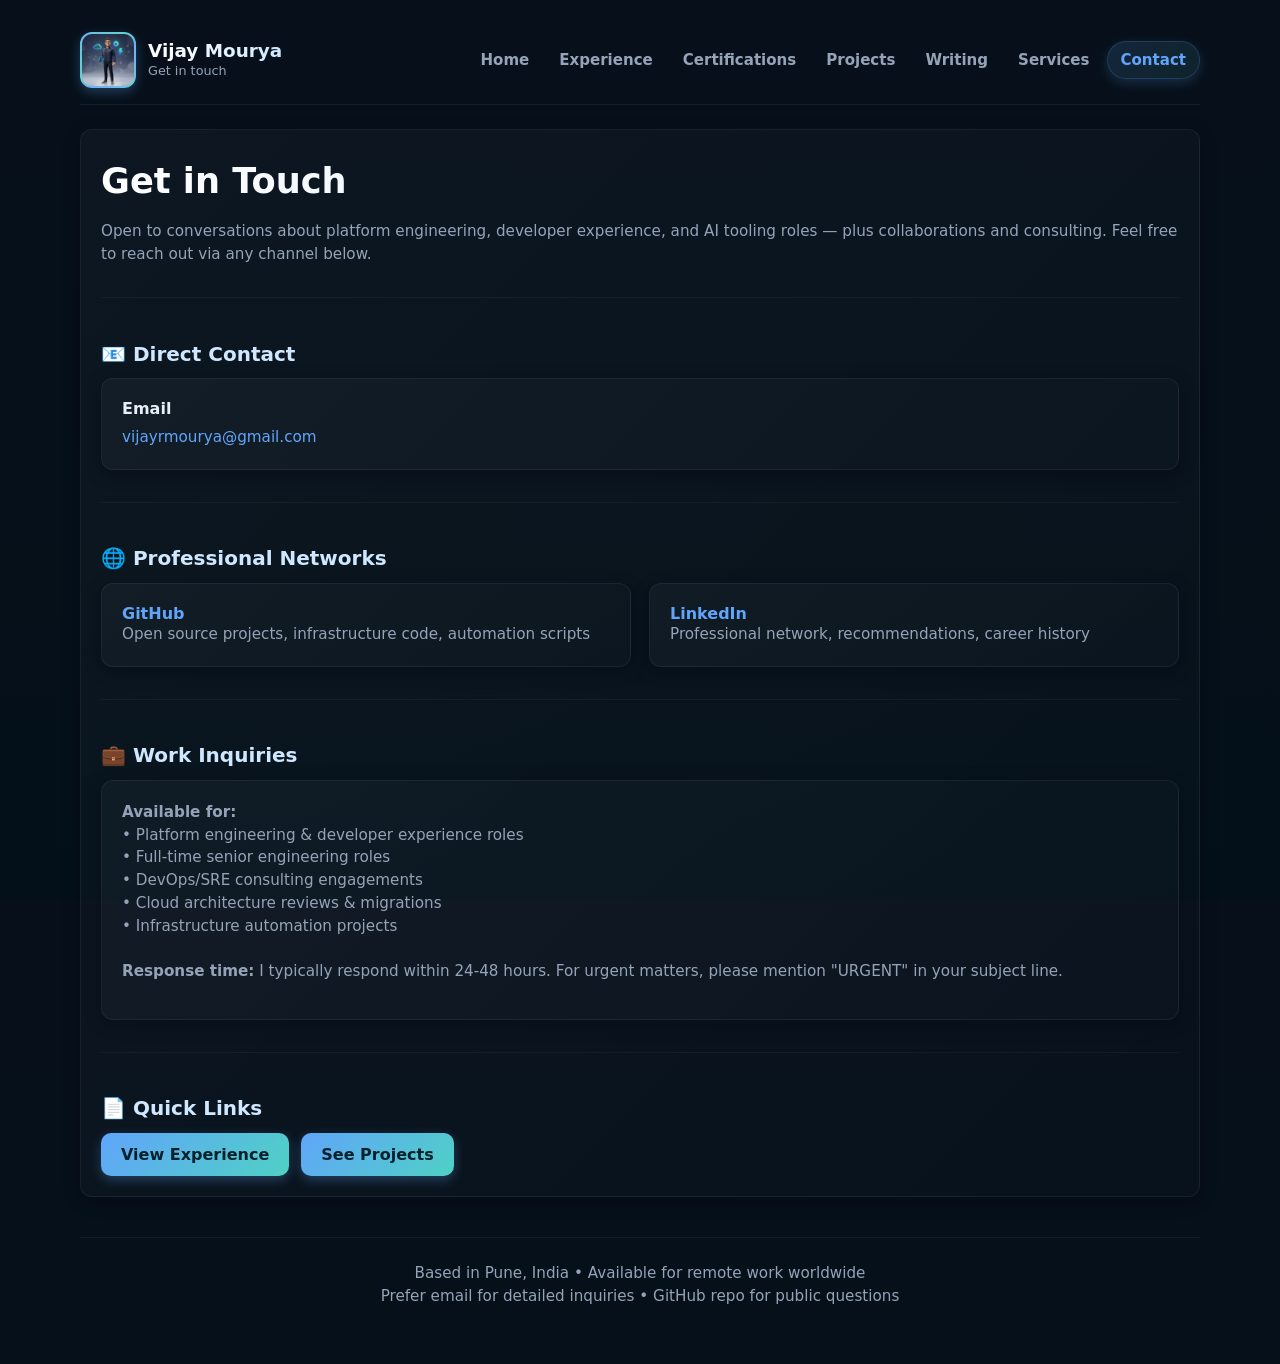
<file: contact.html>
<!DOCTYPE html>
<html lang="en">
<head>
    <meta charset="utf-8">
    <meta name="viewport" content="width=device-width,initial-scale=1">
    <title>Contact — Vijay Mourya</title>
    <meta name="description" content="Contact Vijay Mourya — platform engineer working on internal developer platforms, developer experience, and AI tooling.">
    <meta name="keywords" content="Platform Engineering, Internal Developer Platform, Developer Experience, DevOps, AWS, Kubernetes, Terraform, GCP, CI/CD, AI Tooling, Amazon Bedrock">
    <meta name="author" content="Vijay Mourya">

    <link rel="canonical" href="https://vijayrmourya.github.io/contact.html">
    <meta name="robots" content="index, follow">
    <meta name="googlebot" content="index, follow">

    <meta name="geo.region" content="IN-MH">
    <meta name="geo.placename" content="Pune">

    <meta property="og:type" content="website">
    <meta property="og:title" content="Contact — Vijay Mourya">
    <meta property="og:description" content="Contact Vijay Mourya — platform engineer working on internal developer platforms, developer experience, and AI tooling.">
    <meta property="og:url" content="https://vijayrmourya.github.io">
    <meta property="og:image" content="https://vijayrmourya.github.io/assets/social/vijay-mourya-og.png">
    <meta property="og:image:width" content="1730">
    <meta property="og:image:height" content="909">

    <meta name="twitter:card" content="summary_large_image">
    <meta name="twitter:title" content="Contact — Vijay Mourya">
    <meta name="twitter:description" content="Contact Vijay Mourya — platform engineer working on internal developer platforms, developer experience, and AI tooling.">

    <link rel="icon" type="image/svg+xml" href="assets/favicon.svg">

    <link rel="stylesheet" href="styles.css">
</head>
<body>
<div class="container">
    <header class="header">
        <div class="brand">
            <img src="assets/DP/ProfilePicture.png" alt="VM" class="logo"
                 style="width:56px;height:56px;border-radius:12px;">
            <div>
                <div class="title">Vijay Mourya</div>
                <div class="small">Get in touch</div>
            </div>
        </div>

        <nav class="nav" aria-label="Main navigation">
            <a href="index.html">Home</a>
            <a href="experience.html">Experience</a>
            <a href="certifications.html">Certifications</a>
            <a href="projects.html">Projects</a>
            <a href="study.html">Writing</a>
            <a href="services.html">Services</a>
            <a href="contact.html" class="active">Contact</a>
        </nav>

        <div class="mobile-menu">
            <select id="mobile-nav">
                <option value="index.html">Home</option>
                <option value="experience.html">Experience</option>
                <option value="certifications.html">Certifications</option>
                <option value="projects.html">Projects</option>
                <option value="study.html">Writing</option>
                <option value="services.html">Services</option>
                <option selected value="contact.html">Contact</option>
            </select>
        </div>
    </header>

    <main>

    <section class="card hero-card">
      <h1>Get in Touch</h1>
      <p class="small">Open to conversations about platform engineering, developer experience, and AI tooling roles — plus collaborations and consulting. Feel free to reach out via any channel below.</p>

      <div class="section">
        <h2>📧 Direct Contact</h2>
        <div class="grid" style="grid-template-columns: repeat(auto-fit, minmax(240px, 1fr))">
          <div class="card">
            <strong>Email</strong>
            <div class="small" style="margin-top:8px">
              <a href="mailto:vijayrmourya@gmail.com">vijayrmourya@gmail.com</a>
            </div>
          </div>
        </div>
      </div>

      <div class="section">
        <h2>🌐 Professional Networks</h2>
        <div class="grid">
          <a href="https://github.com/vijayrmourya" target="_blank" rel="noopener" class="card">
            <strong>GitHub</strong>
            <div class="small">Open source projects, infrastructure code, automation scripts</div>
          </a>
          <a href="https://www.linkedin.com/in/vijay-mourya/" target="_blank" rel="noopener" class="card">
            <strong>LinkedIn</strong>
            <div class="small">Professional network, recommendations, career history</div>
          </a>
        </div>
      </div>

      <div class="section">
        <h2>💼 Work Inquiries</h2>
        <div class="card">
          <p class="small">
            <strong>Available for:</strong><br>
            • Platform engineering &amp; developer experience roles<br>
            • Full-time senior engineering roles<br>
            • DevOps/SRE consulting engagements<br>
            • Cloud architecture reviews &amp; migrations<br>
            • Infrastructure automation projects<br>
            <br>
            <strong>Response time:</strong> I typically respond within 24-48 hours. For urgent matters, please mention "URGENT" in your subject line.
          </p>
        </div>
      </div>

      <div class="section">
        <h2>📄 Quick Links</h2>
        <div class="row">
          <a class="cta" href="experience.html">View Experience</a>
          <a class="cta" href="projects.html">See Projects</a>
        </div>
      </div>
    </section>


        <footer class="footer">
            <div class="small">
        Based in Pune, India • Available for remote work worldwide<br>
        Prefer email for detailed inquiries • GitHub repo for public questions</div>
        </footer>
    </main>
</div>
<script src="scripts.js"></script>
</body>
</html>
</file>
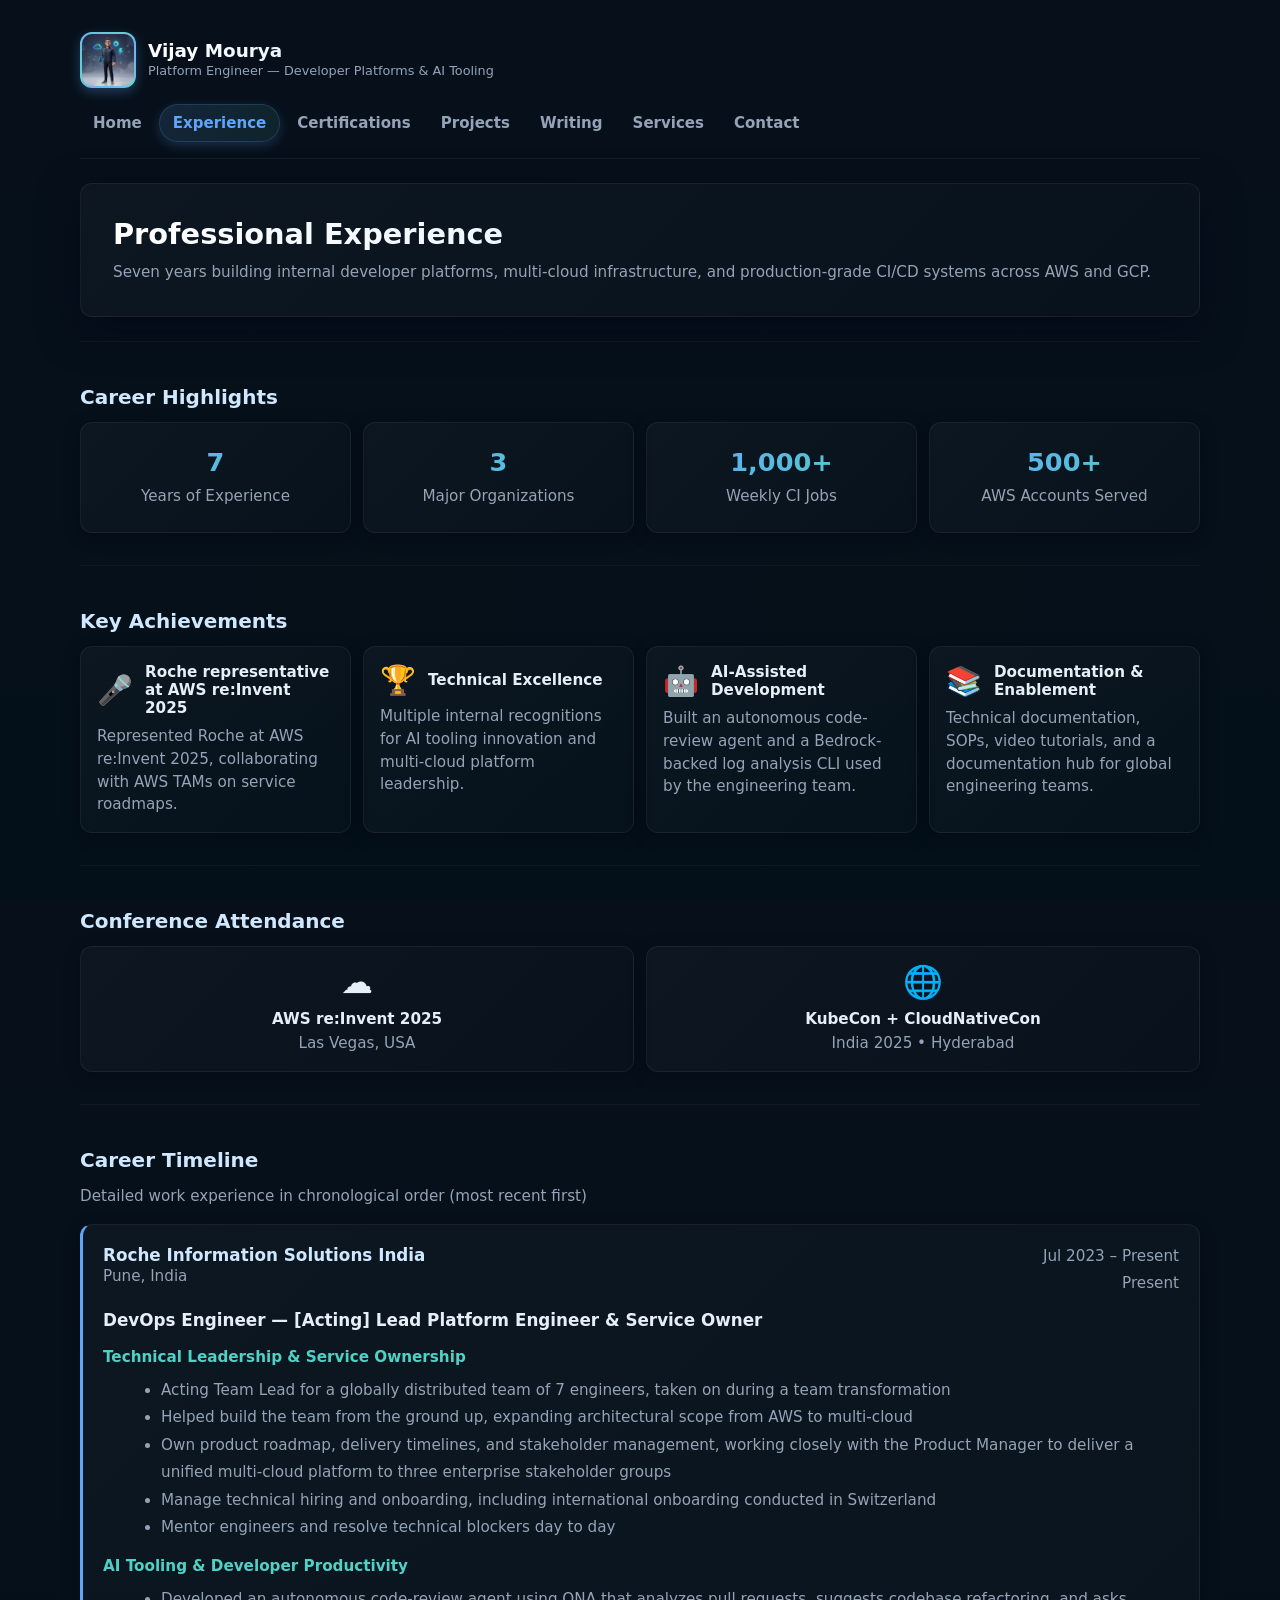
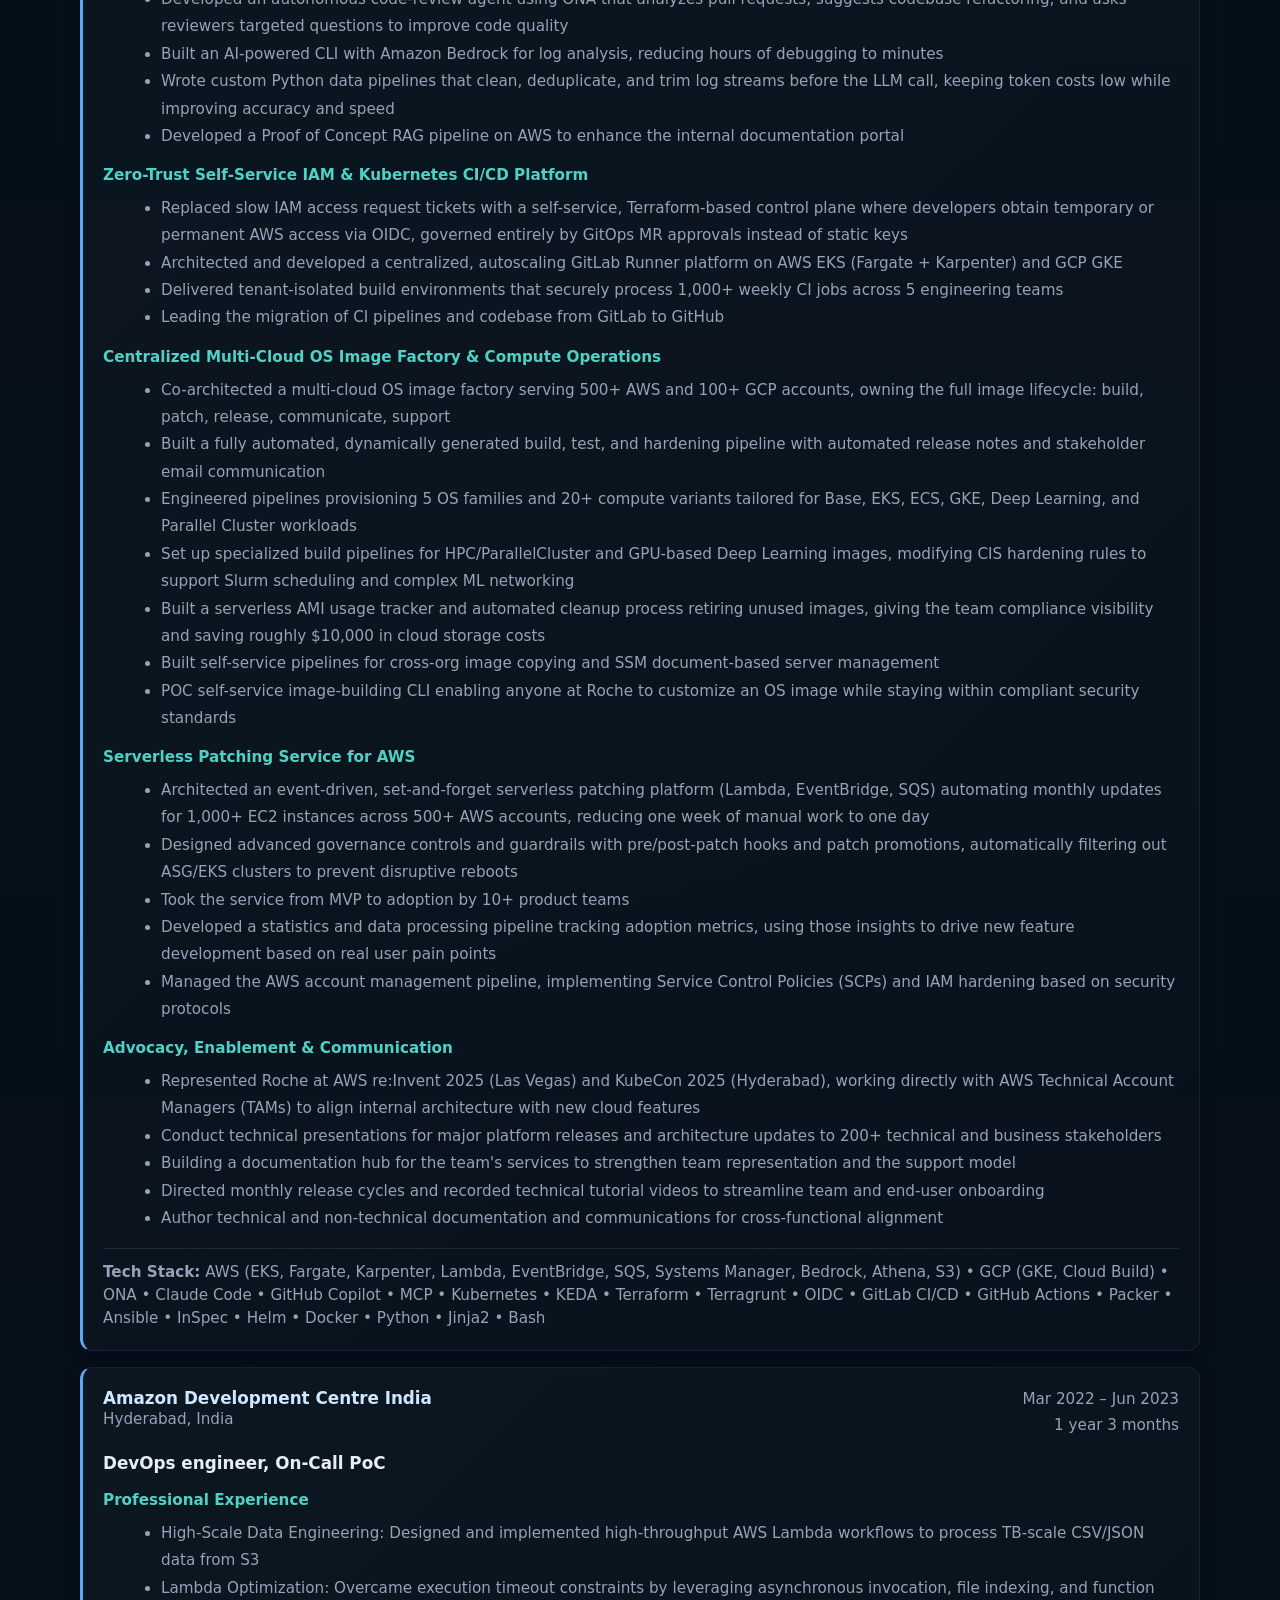
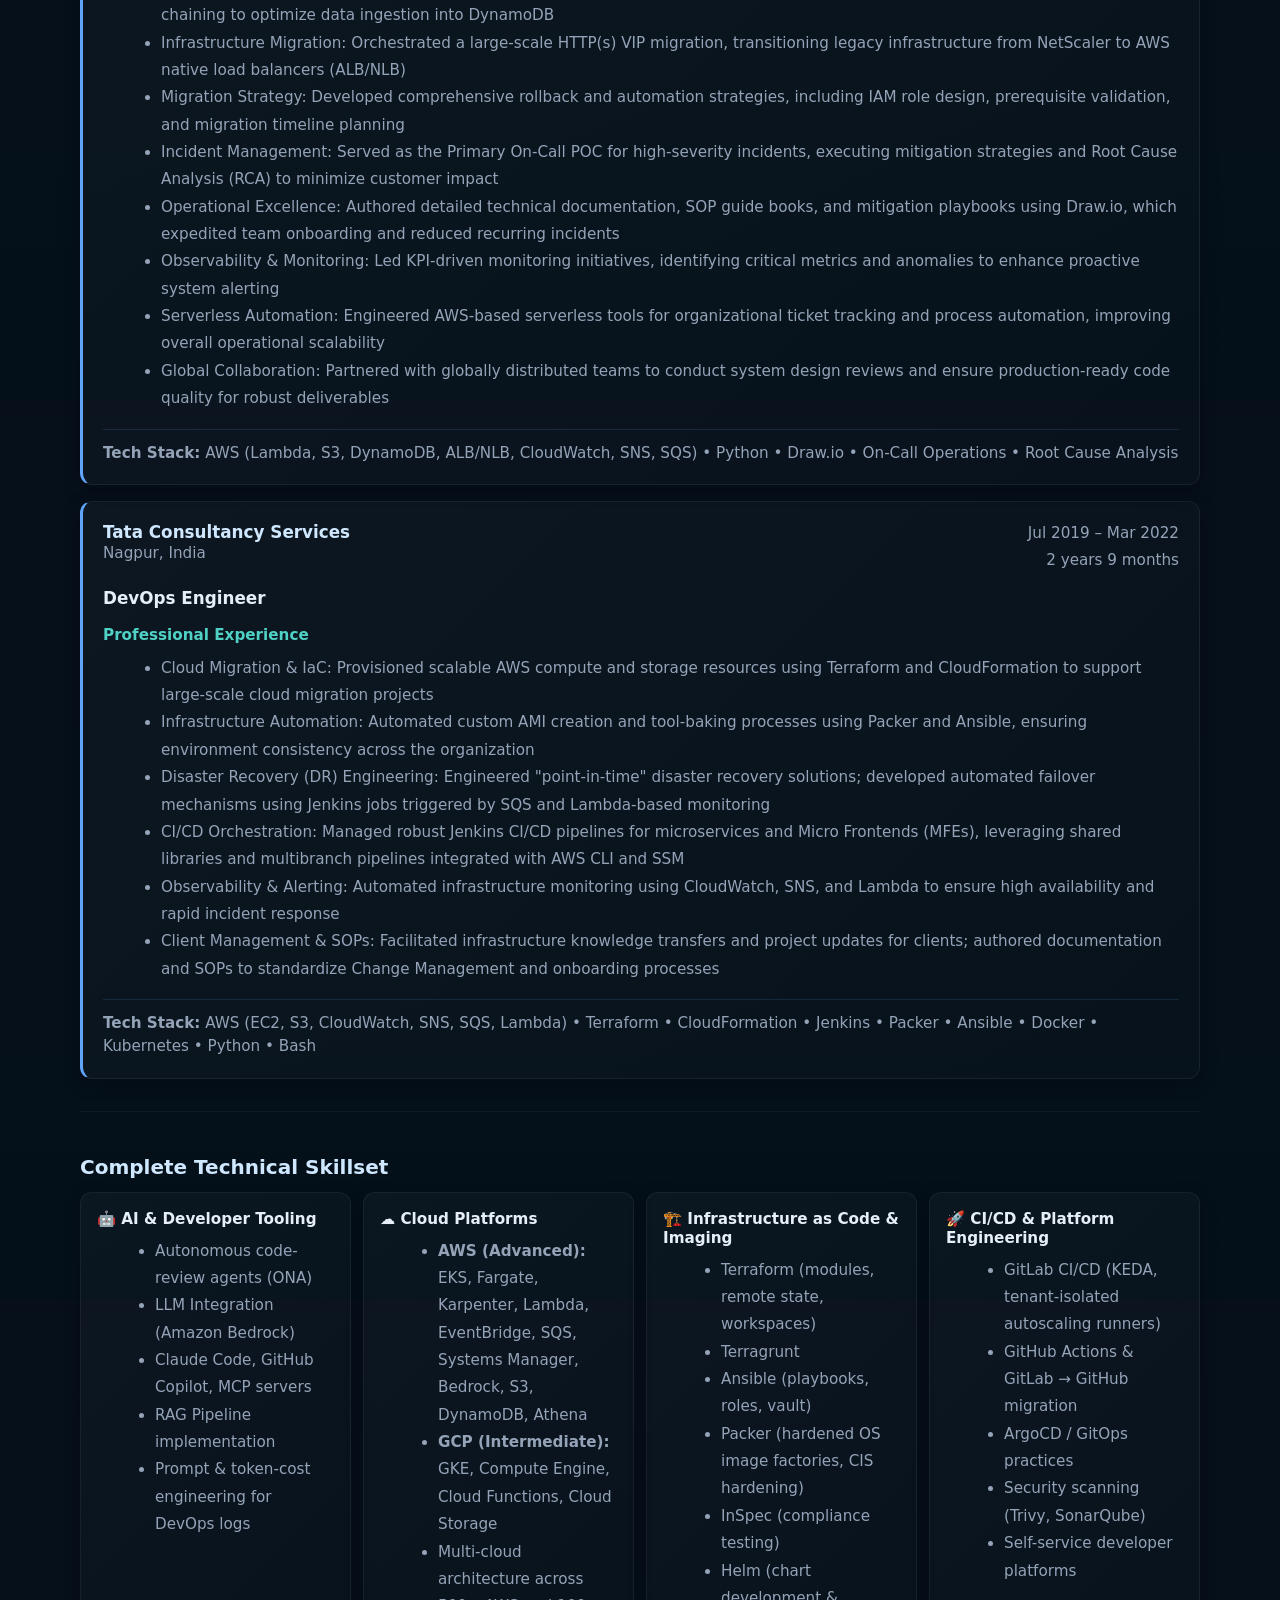
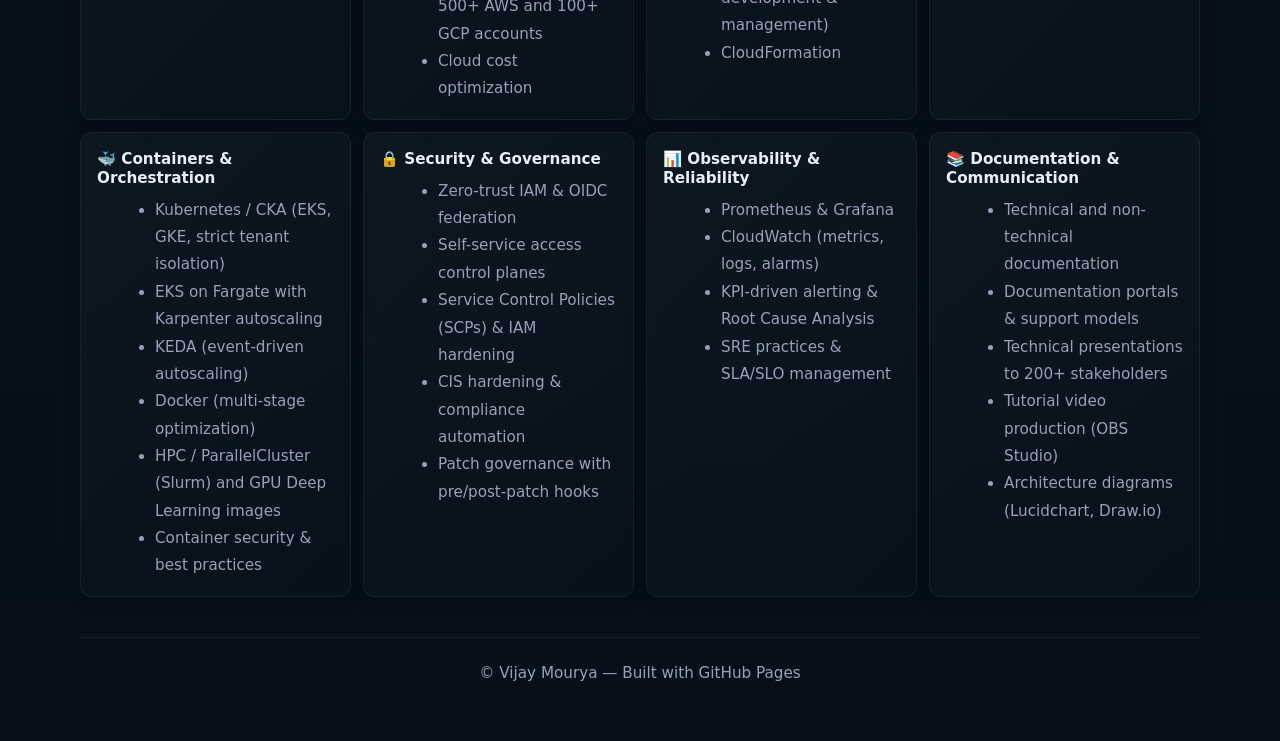
<file: experience.html>
<!DOCTYPE html>
<html lang="en">
<head>
    <meta charset="utf-8">
    <meta name="viewport" content="width=device-width,initial-scale=1">
    <title>Work Experience — Vijay Mourya</title>
    <meta name="description" content="Professional experience and career history of Vijay Mourya — platform engineer building internal developer platforms and AI tooling.">
    <meta name="keywords" content="Platform Engineering, Internal Developer Platform, Developer Experience, DevOps, AWS, Kubernetes, Terraform, GCP, CI/CD, AI Tooling, Amazon Bedrock">
    <meta name="author" content="Vijay Mourya">

    <link rel="canonical" href="https://vijayrmourya.github.io/experience.html">
    <meta name="robots" content="index, follow">
    <meta name="googlebot" content="index, follow">

    <meta name="geo.region" content="IN-MH">
    <meta name="geo.placename" content="Pune">

    <meta property="og:type" content="website">
    <meta property="og:title" content="Work Experience — Vijay Mourya">
    <meta property="og:description" content="Professional experience and career history of Vijay Mourya — platform engineer building internal developer platforms and AI tooling.">
    <meta property="og:url" content="https://vijayrmourya.github.io">
    <meta property="og:image" content="https://vijayrmourya.github.io/assets/social/vijay-mourya-og.png">
    <meta property="og:image:width" content="1730">
    <meta property="og:image:height" content="909">

    <meta name="twitter:card" content="summary_large_image">
    <meta name="twitter:title" content="Work Experience — Vijay Mourya">
    <meta name="twitter:description" content="Professional experience and career history of Vijay Mourya — platform engineer building internal developer platforms and AI tooling.">

    <link rel="icon" type="image/svg+xml" href="assets/favicon.svg">

    <link rel="stylesheet" href="styles.css">
</head>
<body>
<div class="container">
    <header class="header">
        <div class="brand">
            <img src="assets/DP/ProfilePicture.png" alt="VM" class="logo"
                 style="width:56px;height:56px;border-radius:12px;">
            <div>
                <div class="title">Vijay Mourya</div>
                <div class="small">Platform Engineer — Developer Platforms &amp; AI Tooling</div>
            </div>
        </div>

        <nav class="nav" aria-label="Main navigation">
            <a href="index.html">Home</a>
            <a href="experience.html" class="active">Experience</a>
            <a href="certifications.html">Certifications</a>
            <a href="projects.html">Projects</a>
            <a href="study.html">Writing</a>
            <a href="services.html">Services</a>
            <a href="contact.html">Contact</a>
        </nav>

        <div class="mobile-menu">
            <select id="mobile-nav">
                <option value="index.html">Home</option>
                <option selected value="experience.html">Experience</option>
                <option value="certifications.html">Certifications</option>
                <option value="projects.html">Projects</option>
                <option value="study.html">Writing</option>
                <option value="services.html">Services</option>
                <option value="contact.html">Contact</option>
            </select>
        </div>
    </header>

    <main>

        <section class="hero-card">
            <div>
                <h1 style="margin:0 0 8px 0; font-size:1.8rem;">Professional Experience</h1>
                <p class="small" style="margin:0;">Seven years building internal developer platforms, multi-cloud infrastructure, and production-grade CI/CD systems across AWS and GCP.</p>
            </div>
        </section>

        <section class="section" style="margin-top:24px;">
            <h2>Career Highlights</h2>
            <div class="grid" style="grid-template-columns: repeat(auto-fit, minmax(140px, 1fr)); gap:12px;">
                <div class="card metric-card" style="padding:14px 10px;">
                    <div class="metric-value" style="font-size:1.6rem; color:#60a5fa;">7</div>
                    <div class="small">Years of Experience</div>
                </div>
                <div class="card metric-card" style="padding:14px 10px;">
                    <div class="metric-value" style="font-size:1.6rem; color:#4fd1c5;">3</div>
                    <div class="small">Major Organizations</div>
                </div>
                <div class="card metric-card" style="padding:14px 10px;">
                    <div class="metric-value" style="font-size:1.6rem; color:#60a5fa;">1,000+</div>
                    <div class="small">Weekly CI Jobs</div>
                </div>
                <div class="card metric-card" style="padding:14px 10px;">
                    <div class="metric-value" style="font-size:1.6rem; color:#4fd1c5;">500+</div>
                    <div class="small">AWS Accounts Served</div>
                </div>
            </div>
        </section>

        <section class="section" style="margin-top:32px;">
            <h2>Key Achievements</h2>
            <div class="grid" style="gap:12px; grid-template-columns: repeat(auto-fit, minmax(240px, 1fr));">
                <div class="card" style="padding:16px;">
                    <div style="display:flex; align-items:center; gap:12px; margin-bottom:8px;">
                        <span style="font-size:1.8rem;">🎤</span>
                        <strong style="font-size:0.95rem;">Roche representative at AWS re:Invent 2025</strong>
                    </div>
                    <p class="small" style="margin:0;">Represented Roche at AWS re:Invent 2025, collaborating with AWS TAMs on service roadmaps.</p>
                </div>
                <div class="card" style="padding:16px;">
                    <div style="display:flex; align-items:center; gap:12px; margin-bottom:8px;">
                        <span style="font-size:1.8rem;">🏆</span>
                        <strong style="font-size:0.95rem;">Technical Excellence</strong>
                    </div>
                    <p class="small" style="margin:0;">Multiple internal recognitions for AI tooling innovation and multi-cloud platform leadership.</p>
                </div>
                <div class="card" style="padding:16px;">
                    <div style="display:flex; align-items:center; gap:12px; margin-bottom:8px;">
                        <span style="font-size:1.8rem;">🤖</span>
                        <strong style="font-size:0.95rem;">AI-Assisted Development</strong>
                    </div>
                    <p class="small" style="margin:0;">Built an autonomous code-review agent and a Bedrock-backed log analysis CLI used by the engineering team.</p>
                </div>
                <div class="card" style="padding:16px;">
                    <div style="display:flex; align-items:center; gap:12px; margin-bottom:8px;">
                        <span style="font-size:1.8rem;">📚</span>
                        <strong style="font-size:0.95rem;">Documentation &amp; Enablement</strong>
                    </div>
                    <p class="small" style="margin:0;">Technical documentation, SOPs, video tutorials, and a documentation hub for global engineering teams.</p>
                </div>
            </div>
        </section>

        <section class="section" style="margin-top:32px;">
            <h2>Conference Attendance</h2>
            <div class="grid" style="gap:12px; grid-template-columns: repeat(auto-fit, minmax(200px, 1fr));">
                <div class="card" style="padding:16px; text-align:center;">
                    <div style="font-size:2rem; margin-bottom:8px;">☁️</div>
                    <strong style="font-size:0.95rem;">AWS re:Invent 2025</strong>
                    <div class="small" style="margin-top:4px; color:var(--muted);">Las Vegas, USA</div>
                </div>
                <div class="card" style="padding:16px; text-align:center;">
                    <div style="font-size:2rem; margin-bottom:8px;">🌐</div>
                    <strong style="font-size:0.95rem;">KubeCon + CloudNativeCon</strong>
                    <div class="small" style="margin-top:4px; color:var(--muted);">India 2025 • Hyderabad</div>
                </div>
            </div>
        </section>

        <section class="section" style="margin-top:32px;">
            <h2>Career Timeline</h2>
            <p class="small" style="color:var(--muted);">Detailed work experience in chronological order (most recent first)</p>
            <div class="card" id="roche-information-solutions-india" style="padding:20px; margin-top:16px; border-left:3px solid #60a5fa;">
                <div class="row" style="justify-content:space-between; align-items:flex-start; flex-wrap:wrap; gap:8px;">
                    <div>
                        <div class="kv" style="font-size:1.05rem;">Roche Information Solutions India</div>
                        <div class="small" style="color:var(--muted);">Pune, India</div>
                    </div>
                    <div style="text-align:right;">
                        <div class="small">Jul 2023 – Present</div>
                        <div class="small" style="margin-top:4px; color:var(--muted);">Present</div>
                    </div>
                </div>

                <strong style="display:block; margin:16px 0; color:#e6eef8; font-size:1.05rem;">DevOps Engineer — [Acting] Lead Platform Engineer &amp; Service Owner</strong>
                <div style="margin-top:14px;">
                    <strong class="small" style="color:#4fd1c5; font-size:0.95rem;">Technical Leadership &amp; Service Ownership</strong>
                    <ul class="small" style="margin:8px 0 0 18px; line-height:1.8;">
                        <li>Acting Team Lead for a globally distributed team of 7 engineers, taken on during a team transformation</li>
                        <li>Helped build the team from the ground up, expanding architectural scope from AWS to multi-cloud</li>
                        <li>Own product roadmap, delivery timelines, and stakeholder management, working closely with the Product Manager to deliver a unified multi-cloud platform to three enterprise stakeholder groups</li>
                        <li>Manage technical hiring and onboarding, including international onboarding conducted in Switzerland</li>
                        <li>Mentor engineers and resolve technical blockers day to day</li>
                    </ul>
                </div>
                <div style="margin-top:14px;">
                    <strong class="small" style="color:#4fd1c5; font-size:0.95rem;">AI Tooling &amp; Developer Productivity</strong>
                    <ul class="small" style="margin:8px 0 0 18px; line-height:1.8;">
                        <li>Developed an autonomous code-review agent using ONA that analyzes pull requests, suggests codebase refactoring, and asks reviewers targeted questions to improve code quality</li>
                        <li>Built an AI-powered CLI with Amazon Bedrock for log analysis, reducing hours of debugging to minutes</li>
                        <li>Wrote custom Python data pipelines that clean, deduplicate, and trim log streams before the LLM call, keeping token costs low while improving accuracy and speed</li>
                        <li>Developed a Proof of Concept RAG pipeline on AWS to enhance the internal documentation portal</li>
                    </ul>
                </div>
                <div style="margin-top:14px;">
                    <strong class="small" style="color:#4fd1c5; font-size:0.95rem;">Zero-Trust Self-Service IAM &amp; Kubernetes CI/CD Platform</strong>
                    <ul class="small" style="margin:8px 0 0 18px; line-height:1.8;">
                        <li>Replaced slow IAM access request tickets with a self-service, Terraform-based control plane where developers obtain temporary or permanent AWS access via OIDC, governed entirely by GitOps MR approvals instead of static keys</li>
                        <li>Architected and developed a centralized, autoscaling GitLab Runner platform on AWS EKS (Fargate + Karpenter) and GCP GKE</li>
                        <li>Delivered tenant-isolated build environments that securely process 1,000+ weekly CI jobs across 5 engineering teams</li>
                        <li>Leading the migration of CI pipelines and codebase from GitLab to GitHub</li>
                    </ul>
                </div>
                <div style="margin-top:14px;">
                    <strong class="small" style="color:#4fd1c5; font-size:0.95rem;">Centralized Multi-Cloud OS Image Factory &amp; Compute Operations</strong>
                    <ul class="small" style="margin:8px 0 0 18px; line-height:1.8;">
                        <li>Co-architected a multi-cloud OS image factory serving 500+ AWS and 100+ GCP accounts, owning the full image lifecycle: build, patch, release, communicate, support</li>
                        <li>Built a fully automated, dynamically generated build, test, and hardening pipeline with automated release notes and stakeholder email communication</li>
                        <li>Engineered pipelines provisioning 5 OS families and 20+ compute variants tailored for Base, EKS, ECS, GKE, Deep Learning, and Parallel Cluster workloads</li>
                        <li>Set up specialized build pipelines for HPC/ParallelCluster and GPU-based Deep Learning images, modifying CIS hardening rules to support Slurm scheduling and complex ML networking</li>
                        <li>Built a serverless AMI usage tracker and automated cleanup process retiring unused images, giving the team compliance visibility and saving roughly $10,000 in cloud storage costs</li>
                        <li>Built self-service pipelines for cross-org image copying and SSM document-based server management</li>
                        <li>POC self-service image-building CLI enabling anyone at Roche to customize an OS image while staying within compliant security standards</li>
                    </ul>
                </div>
                <div style="margin-top:14px;">
                    <strong class="small" style="color:#4fd1c5; font-size:0.95rem;">Serverless Patching Service for AWS</strong>
                    <ul class="small" style="margin:8px 0 0 18px; line-height:1.8;">
                        <li>Architected an event-driven, set-and-forget serverless patching platform (Lambda, EventBridge, SQS) automating monthly updates for 1,000+ EC2 instances across 500+ AWS accounts, reducing one week of manual work to one day</li>
                        <li>Designed advanced governance controls and guardrails with pre/post-patch hooks and patch promotions, automatically filtering out ASG/EKS clusters to prevent disruptive reboots</li>
                        <li>Took the service from MVP to adoption by 10+ product teams</li>
                        <li>Developed a statistics and data processing pipeline tracking adoption metrics, using those insights to drive new feature development based on real user pain points</li>
                        <li>Managed the AWS account management pipeline, implementing Service Control Policies (SCPs) and IAM hardening based on security protocols</li>
                    </ul>
                </div>
                <div style="margin-top:14px;">
                    <strong class="small" style="color:#4fd1c5; font-size:0.95rem;">Advocacy, Enablement &amp; Communication</strong>
                    <ul class="small" style="margin:8px 0 0 18px; line-height:1.8;">
                        <li>Represented Roche at AWS re:Invent 2025 (Las Vegas) and KubeCon 2025 (Hyderabad), working directly with AWS Technical Account Managers (TAMs) to align internal architecture with new cloud features</li>
                        <li>Conduct technical presentations for major platform releases and architecture updates to 200+ technical and business stakeholders</li>
                        <li>Building a documentation hub for the team's services to strengthen team representation and the support model</li>
                        <li>Directed monthly release cycles and recorded technical tutorial videos to streamline team and end-user onboarding</li>
                        <li>Author technical and non-technical documentation and communications for cross-functional alignment</li>
                    </ul>
                </div>

                <div class="small" style="margin-top:16px; padding-top:12px; border-top:1px solid rgba(96,165,250,0.15); color:var(--muted);">
                    <strong class="small">Tech Stack:</strong>
                    AWS (EKS, Fargate, Karpenter, Lambda, EventBridge, SQS, Systems Manager, Bedrock, Athena, S3) • GCP (GKE, Cloud Build) • ONA • Claude Code • GitHub Copilot • MCP • Kubernetes • KEDA • Terraform • Terragrunt • OIDC • GitLab CI/CD • GitHub Actions • Packer • Ansible • InSpec • Helm • Docker • Python • Jinja2 • Bash
                </div>
            </div>
            <div class="card" id="amazon-development-centre-india" style="padding:20px; margin-top:16px; border-left:3px solid #60a5fa;">
                <div class="row" style="justify-content:space-between; align-items:flex-start; flex-wrap:wrap; gap:8px;">
                    <div>
                        <div class="kv" style="font-size:1.05rem;">Amazon Development Centre India</div>
                        <div class="small" style="color:var(--muted);">Hyderabad, India</div>
                    </div>
                    <div style="text-align:right;">
                        <div class="small">Mar 2022 – Jun 2023</div>
                        <div class="small" style="margin-top:4px; color:var(--muted);">1 year 3 months</div>
                    </div>
                </div>

                <strong style="display:block; margin:16px 0; color:#e6eef8; font-size:1.05rem;">DevOps engineer, On-Call PoC</strong>
                <div style="margin-top:14px;">
                    <strong class="small" style="color:#4fd1c5; font-size:0.95rem;">Professional Experience</strong>
                    <ul class="small" style="margin:8px 0 0 18px; line-height:1.8;">
                        <li>High-Scale Data Engineering: Designed and implemented high-throughput AWS Lambda workflows to process TB-scale CSV/JSON data from S3</li>
                        <li>Lambda Optimization: Overcame execution timeout constraints by leveraging asynchronous invocation, file indexing, and function chaining to optimize data ingestion into DynamoDB</li>
                        <li>Infrastructure Migration: Orchestrated a large-scale HTTP(s) VIP migration, transitioning legacy infrastructure from NetScaler to AWS native load balancers (ALB/NLB)</li>
                        <li>Migration Strategy: Developed comprehensive rollback and automation strategies, including IAM role design, prerequisite validation, and migration timeline planning</li>
                        <li>Incident Management: Served as the Primary On-Call POC for high-severity incidents, executing mitigation strategies and Root Cause Analysis (RCA) to minimize customer impact</li>
                        <li>Operational Excellence: Authored detailed technical documentation, SOP guide books, and mitigation playbooks using Draw.io, which expedited team onboarding and reduced recurring incidents</li>
                        <li>Observability &amp; Monitoring: Led KPI-driven monitoring initiatives, identifying critical metrics and anomalies to enhance proactive system alerting</li>
                        <li>Serverless Automation: Engineered AWS-based serverless tools for organizational ticket tracking and process automation, improving overall operational scalability</li>
                        <li>Global Collaboration: Partnered with globally distributed teams to conduct system design reviews and ensure production-ready code quality for robust deliverables</li>
                    </ul>
                </div>

                <div class="small" style="margin-top:16px; padding-top:12px; border-top:1px solid rgba(96,165,250,0.15); color:var(--muted);">
                    <strong class="small">Tech Stack:</strong>
                    AWS (Lambda, S3, DynamoDB, ALB/NLB, CloudWatch, SNS, SQS) • Python • Draw.io • On-Call Operations • Root Cause Analysis
                </div>
            </div>
            <div class="card" id="tata-consultancy-services" style="padding:20px; margin-top:16px; border-left:3px solid #60a5fa;">
                <div class="row" style="justify-content:space-between; align-items:flex-start; flex-wrap:wrap; gap:8px;">
                    <div>
                        <div class="kv" style="font-size:1.05rem;">Tata Consultancy Services</div>
                        <div class="small" style="color:var(--muted);">Nagpur, India</div>
                    </div>
                    <div style="text-align:right;">
                        <div class="small">Jul 2019 – Mar 2022</div>
                        <div class="small" style="margin-top:4px; color:var(--muted);">2 years 9 months</div>
                    </div>
                </div>

                <strong style="display:block; margin:16px 0; color:#e6eef8; font-size:1.05rem;">DevOps Engineer</strong>
                <div style="margin-top:14px;">
                    <strong class="small" style="color:#4fd1c5; font-size:0.95rem;">Professional Experience</strong>
                    <ul class="small" style="margin:8px 0 0 18px; line-height:1.8;">
                        <li>Cloud Migration &amp; IaC: Provisioned scalable AWS compute and storage resources using Terraform and CloudFormation to support large-scale cloud migration projects</li>
                        <li>Infrastructure Automation: Automated custom AMI creation and tool-baking processes using Packer and Ansible, ensuring environment consistency across the organization</li>
                        <li>Disaster Recovery (DR) Engineering: Engineered "point-in-time" disaster recovery solutions; developed automated failover mechanisms using Jenkins jobs triggered by SQS and Lambda-based monitoring</li>
                        <li>CI/CD Orchestration: Managed robust Jenkins CI/CD pipelines for microservices and Micro Frontends (MFEs), leveraging shared libraries and multibranch pipelines integrated with AWS CLI and SSM</li>
                        <li>Observability &amp; Alerting: Automated infrastructure monitoring using CloudWatch, SNS, and Lambda to ensure high availability and rapid incident response</li>
                        <li>Client Management &amp; SOPs: Facilitated infrastructure knowledge transfers and project updates for clients; authored documentation and SOPs to standardize Change Management and onboarding processes</li>
                    </ul>
                </div>

                <div class="small" style="margin-top:16px; padding-top:12px; border-top:1px solid rgba(96,165,250,0.15); color:var(--muted);">
                    <strong class="small">Tech Stack:</strong>
                    AWS (EC2, S3, CloudWatch, SNS, SQS, Lambda) • Terraform • CloudFormation • Jenkins • Packer • Ansible • Docker • Kubernetes • Python • Bash
                </div>
            </div>
        </section>

        <section class="section" style="margin-top:32px;">
            <h2>Complete Technical Skillset</h2>
            <div class="grid" style="gap:12px; grid-template-columns: repeat(auto-fit, minmax(260px, 1fr));">
                <div class="card" style="padding:16px;">
                    <strong style="font-size:0.95rem;">🤖 AI &amp; Developer Tooling</strong>
                    <ul class="small" style="margin:10px 0 0 18px; line-height:1.8;">
                        <li>Autonomous code-review agents (ONA)</li>
                        <li>LLM Integration (Amazon Bedrock)</li>
                        <li>Claude Code, GitHub Copilot, MCP servers</li>
                        <li>RAG Pipeline implementation</li>
                        <li>Prompt &amp; token-cost engineering for DevOps logs</li>
                    </ul>
                </div>
                <div class="card" style="padding:16px;">
                    <strong style="font-size:0.95rem;">☁️ Cloud Platforms</strong>
                    <ul class="small" style="margin:10px 0 0 18px; line-height:1.8;">
                        <li><strong>AWS (Advanced):</strong> EKS, Fargate, Karpenter, Lambda, EventBridge, SQS, Systems Manager, Bedrock, S3, DynamoDB, Athena</li>
                        <li><strong>GCP (Intermediate):</strong> GKE, Compute Engine, Cloud Functions, Cloud Storage</li>
                        <li>Multi-cloud architecture across 500+ AWS and 100+ GCP accounts</li>
                        <li>Cloud cost optimization</li>
                    </ul>
                </div>
                <div class="card" style="padding:16px;">
                    <strong style="font-size:0.95rem;">🏗️ Infrastructure as Code &amp; Imaging</strong>
                    <ul class="small" style="margin:10px 0 0 18px; line-height:1.8;">
                        <li>Terraform (modules, remote state, workspaces)</li>
                        <li>Terragrunt</li>
                        <li>Ansible (playbooks, roles, vault)</li>
                        <li>Packer (hardened OS image factories, CIS hardening)</li>
                        <li>InSpec (compliance testing)</li>
                        <li>Helm (chart development &amp; management)</li>
                        <li>CloudFormation</li>
                    </ul>
                </div>
                <div class="card" style="padding:16px;">
                    <strong style="font-size:0.95rem;">🚀 CI/CD &amp; Platform Engineering</strong>
                    <ul class="small" style="margin:10px 0 0 18px; line-height:1.8;">
                        <li>GitLab CI/CD (KEDA, tenant-isolated autoscaling runners)</li>
                        <li>GitHub Actions &amp; GitLab → GitHub migration</li>
                        <li>ArgoCD / GitOps practices</li>
                        <li>Security scanning (Trivy, SonarQube)</li>
                        <li>Self-service developer platforms</li>
                    </ul>
                </div>
                <div class="card" style="padding:16px;">
                    <strong style="font-size:0.95rem;">🐳 Containers &amp; Orchestration</strong>
                    <ul class="small" style="margin:10px 0 0 18px; line-height:1.8;">
                        <li>Kubernetes / CKA (EKS, GKE, strict tenant isolation)</li>
                        <li>EKS on Fargate with Karpenter autoscaling</li>
                        <li>KEDA (event-driven autoscaling)</li>
                        <li>Docker (multi-stage optimization)</li>
                        <li>HPC / ParallelCluster (Slurm) and GPU Deep Learning images</li>
                        <li>Container security &amp; best practices</li>
                    </ul>
                </div>
                <div class="card" style="padding:16px;">
                    <strong style="font-size:0.95rem;">🔒 Security &amp; Governance</strong>
                    <ul class="small" style="margin:10px 0 0 18px; line-height:1.8;">
                        <li>Zero-trust IAM &amp; OIDC federation</li>
                        <li>Self-service access control planes</li>
                        <li>Service Control Policies (SCPs) &amp; IAM hardening</li>
                        <li>CIS hardening &amp; compliance automation</li>
                        <li>Patch governance with pre/post-patch hooks</li>
                    </ul>
                </div>
                <div class="card" style="padding:16px;">
                    <strong style="font-size:0.95rem;">📊 Observability &amp; Reliability</strong>
                    <ul class="small" style="margin:10px 0 0 18px; line-height:1.8;">
                        <li>Prometheus &amp; Grafana</li>
                        <li>CloudWatch (metrics, logs, alarms)</li>
                        <li>KPI-driven alerting &amp; Root Cause Analysis</li>
                        <li>SRE practices &amp; SLA/SLO management</li>
                    </ul>
                </div>
                <div class="card" style="padding:16px;">
                    <strong style="font-size:0.95rem;">📚 Documentation &amp; Communication</strong>
                    <ul class="small" style="margin:10px 0 0 18px; line-height:1.8;">
                        <li>Technical and non-technical documentation</li>
                        <li>Documentation portals &amp; support models</li>
                        <li>Technical presentations to 200+ stakeholders</li>
                        <li>Tutorial video production (OBS Studio)</li>
                        <li>Architecture diagrams (Lucidchart, Draw.io)</li>
                    </ul>
                </div>
            </div>
        </section>


        <footer class="footer">
            <div class="small">© Vijay Mourya — Built with GitHub Pages</div>
        </footer>
    </main>
</div>
<script src="scripts.js"></script>
</body>
</html>
</file>
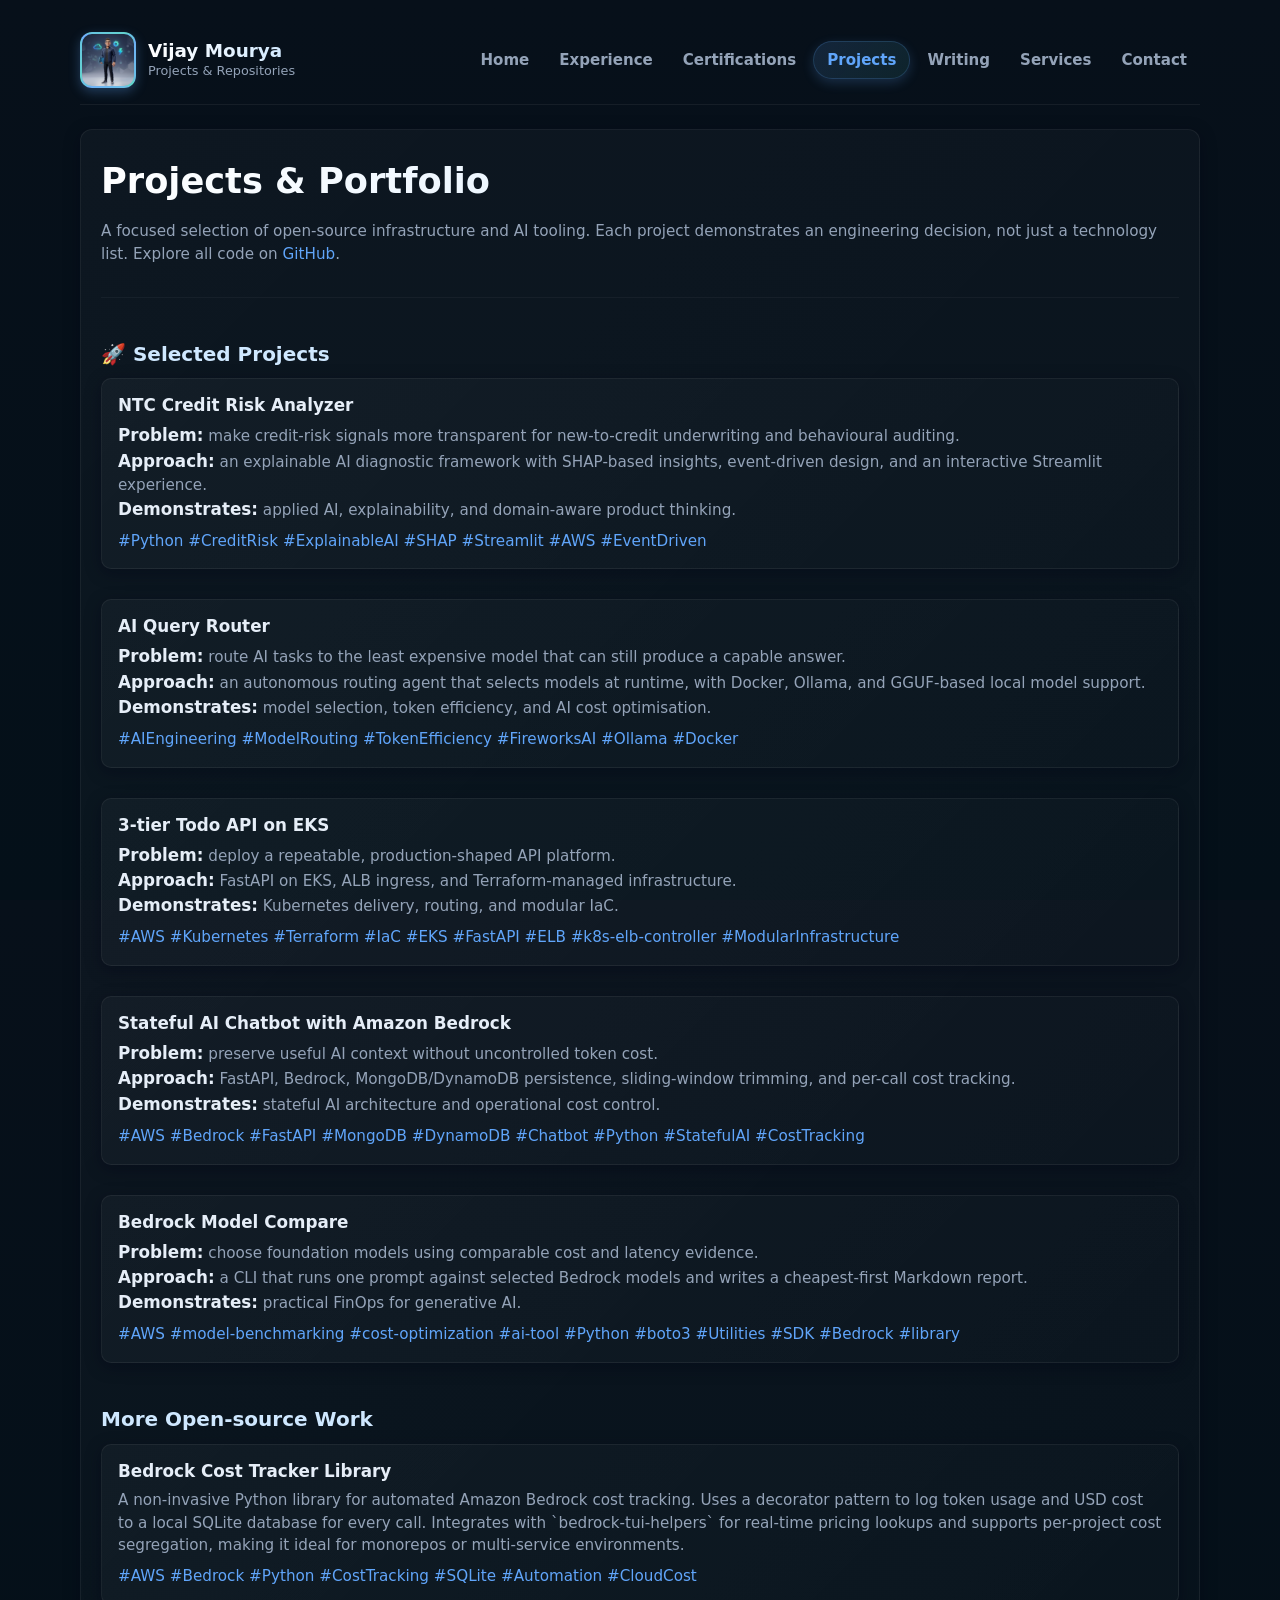
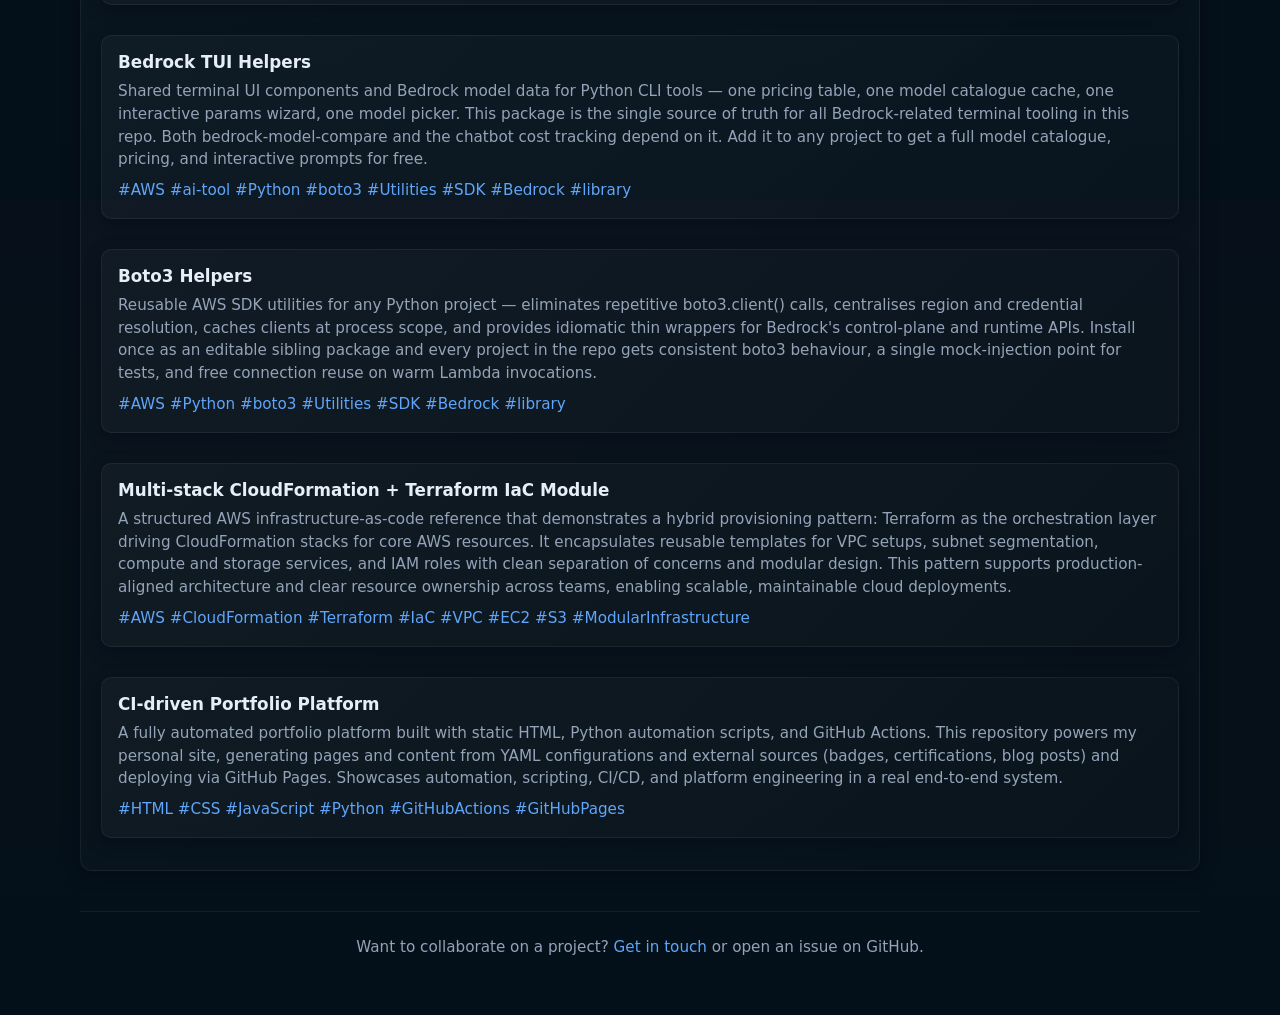
<file: projects.html>
<!DOCTYPE html>
<html lang="en">
<head>
    <meta charset="utf-8">
    <meta name="viewport" content="width=device-width,initial-scale=1">
    <title>Selected Projects — Vijay Mourya</title>
    <meta name="description" content="Selected platform engineering, Kubernetes, Amazon Bedrock, and AI tooling projects by Vijay Mourya, platform engineer.">
    <meta name="keywords" content="Platform Engineering, Internal Developer Platform, Developer Experience, DevOps, AWS, Kubernetes, Terraform, GCP, CI/CD, AI Tooling, Amazon Bedrock">
    <meta name="author" content="Vijay Mourya">

    <link rel="canonical" href="https://vijayrmourya.github.io/projects.html">
    <meta name="robots" content="index, follow">
    <meta name="googlebot" content="index, follow">

    <meta name="geo.region" content="IN-MH">
    <meta name="geo.placename" content="Pune">

    <meta property="og:type" content="website">
    <meta property="og:title" content="Selected Projects — Vijay Mourya">
    <meta property="og:description" content="Selected platform engineering, Kubernetes, Amazon Bedrock, and AI tooling projects by Vijay Mourya, platform engineer.">
    <meta property="og:url" content="https://vijayrmourya.github.io">
    <meta property="og:image" content="https://vijayrmourya.github.io/assets/social/vijay-mourya-og.png">
    <meta property="og:image:width" content="1730">
    <meta property="og:image:height" content="909">

    <meta name="twitter:card" content="summary_large_image">
    <meta name="twitter:title" content="Selected Projects — Vijay Mourya">
    <meta name="twitter:description" content="Selected platform engineering, Kubernetes, Amazon Bedrock, and AI tooling projects by Vijay Mourya, platform engineer.">

    <link rel="icon" type="image/svg+xml" href="assets/favicon.svg">

    <link rel="stylesheet" href="styles.css">
</head>
<body>
<div class="container">
    <header class="header">
        <div class="brand">
            <img src="assets/DP/ProfilePicture.png" alt="VM" class="logo"
                 style="width:56px;height:56px;border-radius:12px;">
            <div>
                <div class="title">Vijay Mourya</div>
                <div class="small">Projects &amp; Repositories</div>
            </div>
        </div>

        <nav class="nav" aria-label="Main navigation">
            <a href="index.html">Home</a>
            <a href="experience.html">Experience</a>
            <a href="certifications.html">Certifications</a>
            <a href="projects.html" class="active">Projects</a>
            <a href="study.html">Writing</a>
            <a href="services.html">Services</a>
            <a href="contact.html">Contact</a>
        </nav>

        <div class="mobile-menu">
            <select id="mobile-nav">
                <option value="index.html">Home</option>
                <option value="experience.html">Experience</option>
                <option value="certifications.html">Certifications</option>
                <option selected value="projects.html">Projects</option>
                <option value="study.html">Writing</option>
                <option value="services.html">Services</option>
                <option value="contact.html">Contact</option>
            </select>
        </div>
    </header>

    <main>

      <section class="card hero-card">
        <h1>Projects &amp; Portfolio</h1>
        <p class="small">A focused selection of open-source infrastructure and AI tooling. Each project demonstrates an engineering decision, not just a technology list. Explore all code on <a href="https://github.com/vijayrmourya" target="_blank" rel="noopener">GitHub</a>.</p>

        <div class="section">
          <h2>🚀 Selected Projects</h2>
          <div class="grid projects-list" style="grid-template-columns:1fr">
            <a href="https://github.com/vijayrmourya/ntc-portfolios-credit-risk-analyzer" target="_blank" rel="noopener" class="card">
              <strong>NTC Credit Risk Analyzer</strong>
              <div class="small" style="margin-top:8px">
                <strong>Problem:</strong> make credit-risk signals more transparent for new-to-credit underwriting and behavioural auditing.<br>
                <strong>Approach:</strong> an explainable AI diagnostic framework with SHAP-based insights, event-driven design, and an interactive Streamlit experience.<br>
                <strong>Demonstrates:</strong> applied AI, explainability, and domain-aware product thinking.
              </div>
              <div class="small" style="margin-top:8px;color:var(--accent)">
                #Python #CreditRisk #ExplainableAI #SHAP #Streamlit #AWS #EventDriven
              </div>
            </a>
            <a href="https://github.com/vijayrmourya/query-router-amd-act-ii-hackathon" target="_blank" rel="noopener" class="card">
              <strong>AI Query Router</strong>
              <div class="small" style="margin-top:8px">
                <strong>Problem:</strong> route AI tasks to the least expensive model that can still produce a capable answer.<br>
                <strong>Approach:</strong> an autonomous routing agent that selects models at runtime, with Docker, Ollama, and GGUF-based local model support.<br>
                <strong>Demonstrates:</strong> model selection, token efficiency, and AI cost optimisation.
              </div>
              <div class="small" style="margin-top:8px;color:var(--accent)">
                #AIEngineering #ModelRouting #TokenEfficiency #FireworksAI #Ollama #Docker
              </div>
            </a>
            <a href="https://github.com/vijayrmourya/3-tier-todo-crud-api-on-eks" target="_blank" rel="noopener" class="card">
              <strong>3-tier Todo API on EKS</strong>
              <div class="small" style="margin-top:8px">
                <strong>Problem:</strong> deploy a repeatable, production-shaped API platform.<br>
                <strong>Approach:</strong> FastAPI on EKS, ALB ingress, and Terraform-managed infrastructure.<br>
                <strong>Demonstrates:</strong> Kubernetes delivery, routing, and modular IaC.
              </div>
              <div class="small" style="margin-top:8px;color:var(--accent)">
                #AWS #Kubernetes #Terraform #IaC #EKS #FastAPI #ELB #k8s-elb-controller #ModularInfrastructure
              </div>
            </a>
            <a href="https://github.com/vijayrmourya/stateful-ai-chatbot-with-bedrock" target="_blank" rel="noopener" class="card">
              <strong>Stateful AI Chatbot with Amazon Bedrock</strong>
              <div class="small" style="margin-top:8px">
                <strong>Problem:</strong> preserve useful AI context without uncontrolled token cost.<br>
                <strong>Approach:</strong> FastAPI, Bedrock, MongoDB/DynamoDB persistence, sliding-window trimming, and per-call cost tracking.<br>
                <strong>Demonstrates:</strong> stateful AI architecture and operational cost control.
              </div>
              <div class="small" style="margin-top:8px;color:var(--accent)">
                #AWS #Bedrock #FastAPI #MongoDB #DynamoDB #Chatbot #Python #StatefulAI #CostTracking
              </div>
            </a>
            <a href="https://github.com/vijayrmourya/bedrock-model-compare" target="_blank" rel="noopener" class="card">
              <strong>Bedrock Model Compare</strong>
              <div class="small" style="margin-top:8px">
                <strong>Problem:</strong> choose foundation models using comparable cost and latency evidence.<br>
                <strong>Approach:</strong> a CLI that runs one prompt against selected Bedrock models and writes a cheapest-first Markdown report.<br>
                <strong>Demonstrates:</strong> practical FinOps for generative AI.
              </div>
              <div class="small" style="margin-top:8px;color:var(--accent)">
                #AWS #model-benchmarking #cost-optimization #ai-tool #Python #boto3 #Utilities #SDK #Bedrock #library
              </div>
            </a>
          </div>
          <h2 style="margin-top:32px">More Open-source Work</h2>
          <div class="grid projects-list" style="grid-template-columns:1fr">
            <a href="https://github.com/vijayrmourya/bedrock-cost-tracker-lib" target="_blank" rel="noopener" class="card">
              <strong>Bedrock Cost Tracker Library</strong>
              <div class="small" style="margin-top:8px">
                A non-invasive Python library for automated Amazon Bedrock cost tracking. Uses a decorator pattern to log token usage and USD cost to a local SQLite database for every call. Integrates with `bedrock-tui-helpers` for real-time pricing lookups and supports per-project cost segregation, making it ideal for monorepos or multi-service environments.
              </div>
              <div class="small" style="margin-top:8px;color:var(--accent)">
                #AWS #Bedrock #Python #CostTracking #SQLite #Automation #CloudCost
              </div>
            </a>
            <a href="https://github.com/vijayrmourya/bedrock-tui-helpers" target="_blank" rel="noopener" class="card">
              <strong>Bedrock TUI Helpers</strong>
              <div class="small" style="margin-top:8px">
                Shared terminal UI components and Bedrock model data for Python CLI tools — one pricing table, one model catalogue cache, one interactive params wizard, one model picker. This package is the single source of truth for all Bedrock-related terminal tooling in this repo. Both bedrock-model-compare and the chatbot cost tracking depend on it. Add it to any project to get a full model catalogue, pricing, and interactive prompts for free.
              </div>
              <div class="small" style="margin-top:8px;color:var(--accent)">
                #AWS #ai-tool #Python #boto3 #Utilities #SDK #Bedrock #library
              </div>
            </a>
            <a href="https://github.com/vijayrmourya/boto3-helpers" target="_blank" rel="noopener" class="card">
              <strong>Boto3 Helpers</strong>
              <div class="small" style="margin-top:8px">
                Reusable AWS SDK utilities for any Python project — eliminates repetitive boto3.client() calls, centralises region and credential resolution, caches clients at process scope, and provides idiomatic thin wrappers for Bedrock's control-plane and runtime APIs. Install once as an editable sibling package and every project in the repo gets consistent boto3 behaviour, a single mock-injection point for tests, and free connection reuse on warm Lambda invocations.
              </div>
              <div class="small" style="margin-top:8px;color:var(--accent)">
                #AWS #Python #boto3 #Utilities #SDK #Bedrock #library
              </div>
            </a>
            <a href="https://github.com/vijayrmourya/multi-stack-cloudformation-tf-iac-module" target="_blank" rel="noopener" class="card">
              <strong>Multi-stack CloudFormation + Terraform IaC Module</strong>
              <div class="small" style="margin-top:8px">
                A structured AWS infrastructure-as-code reference that demonstrates a hybrid provisioning pattern: Terraform as the orchestration layer driving CloudFormation stacks for core AWS resources. It encapsulates reusable templates for VPC setups, subnet segmentation, compute and storage services, and IAM roles with clean separation of concerns and modular design. This pattern supports production-aligned architecture and clear resource ownership across teams, enabling scalable, maintainable cloud deployments.
              </div>
              <div class="small" style="margin-top:8px;color:var(--accent)">
                #AWS #CloudFormation #Terraform #IaC #VPC #EC2 #S3 #ModularInfrastructure
              </div>
            </a>
            <a href="https://github.com/vijayrmourya/ci-driven-portfolio" target="_blank" rel="noopener" class="card">
              <strong>CI-driven Portfolio Platform</strong>
              <div class="small" style="margin-top:8px">
                A fully automated portfolio platform built with static HTML, Python automation scripts, and GitHub Actions. This repository powers my personal site, generating pages and content from YAML configurations and external sources (badges, certifications, blog posts) and deploying via GitHub Pages. Showcases automation, scripting, CI/CD, and platform engineering in a real end-to-end system.
              </div>
              <div class="small" style="margin-top:8px;color:var(--accent)">
                #HTML #CSS #JavaScript #Python #GitHubActions #GitHubPages
              </div>
            </a>
          </div>
        </div>
      </section>


        <footer class="footer">
            <div class="small">
          Want to collaborate on a project? <a href="contact.html">Get in touch</a> or open an issue on GitHub.</div>
        </footer>
    </main>
</div>
<script src="scripts.js"></script>
</body>
</html>
</file>
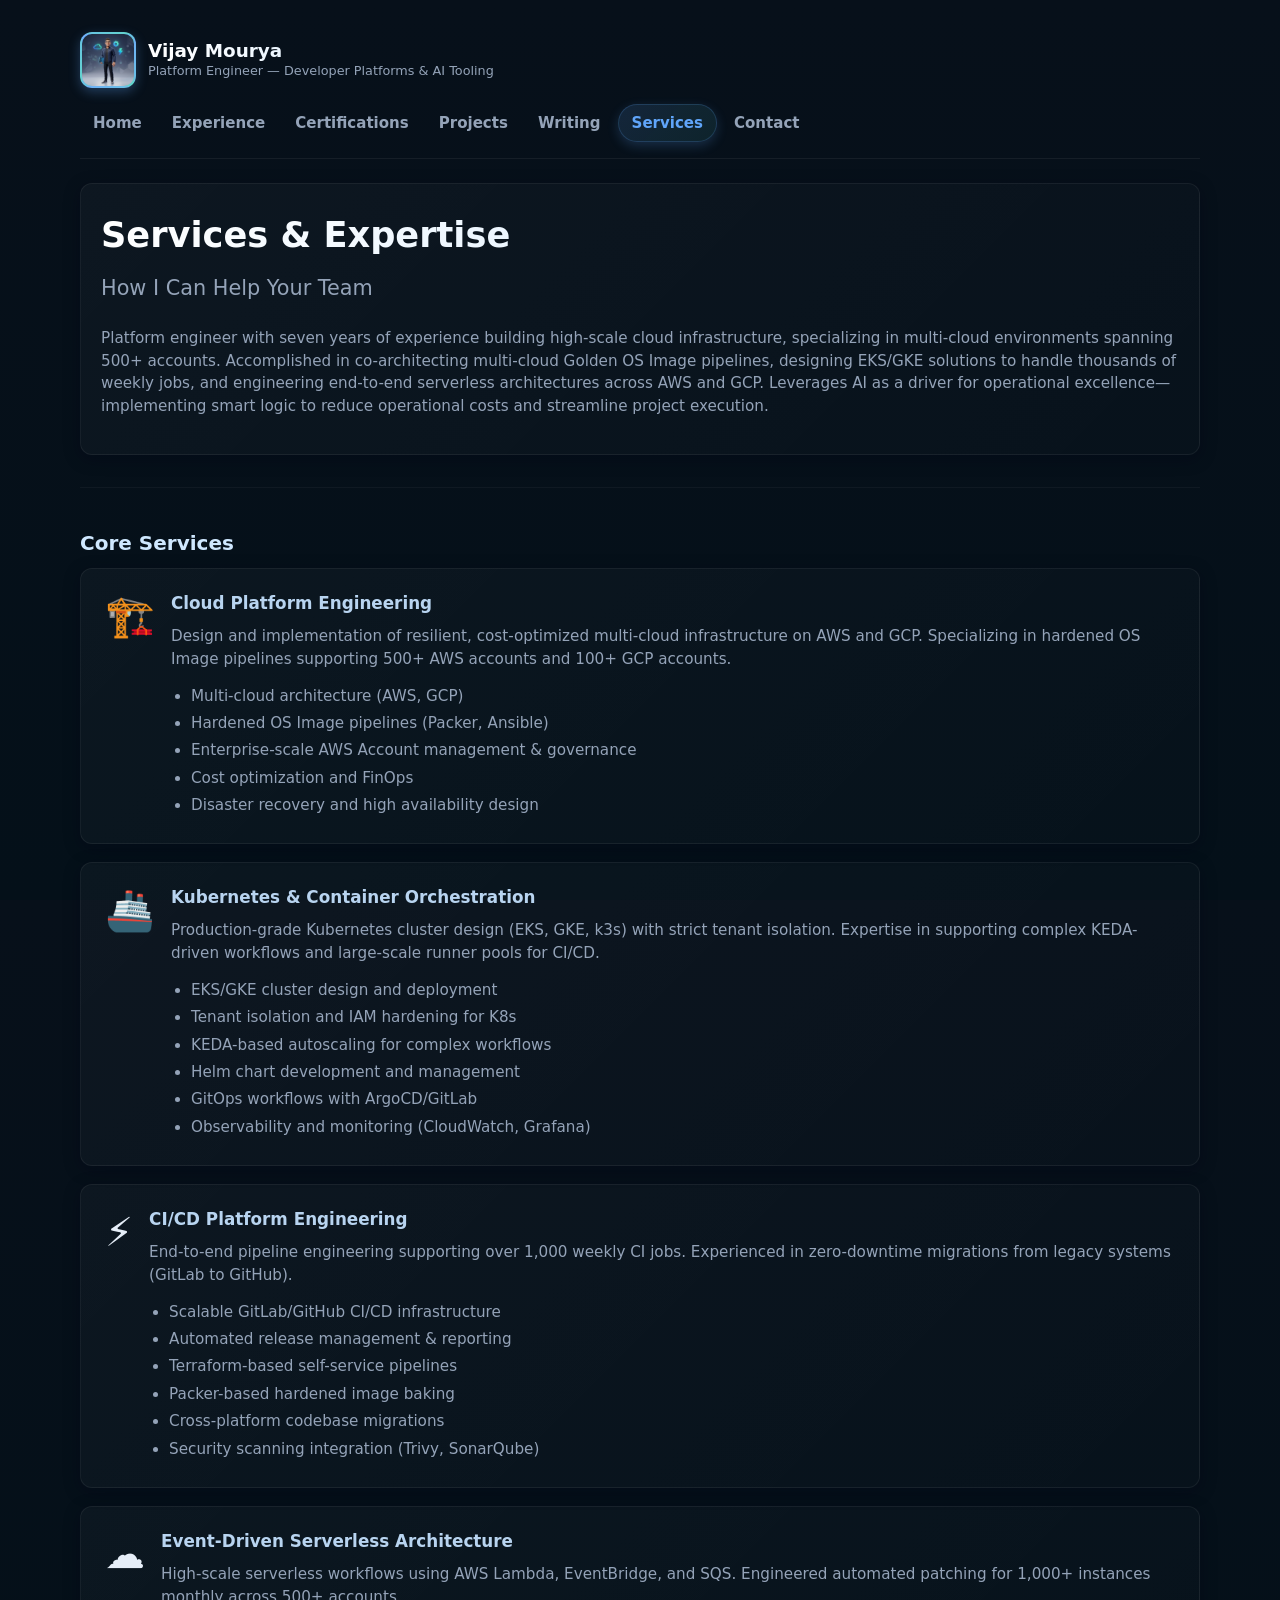
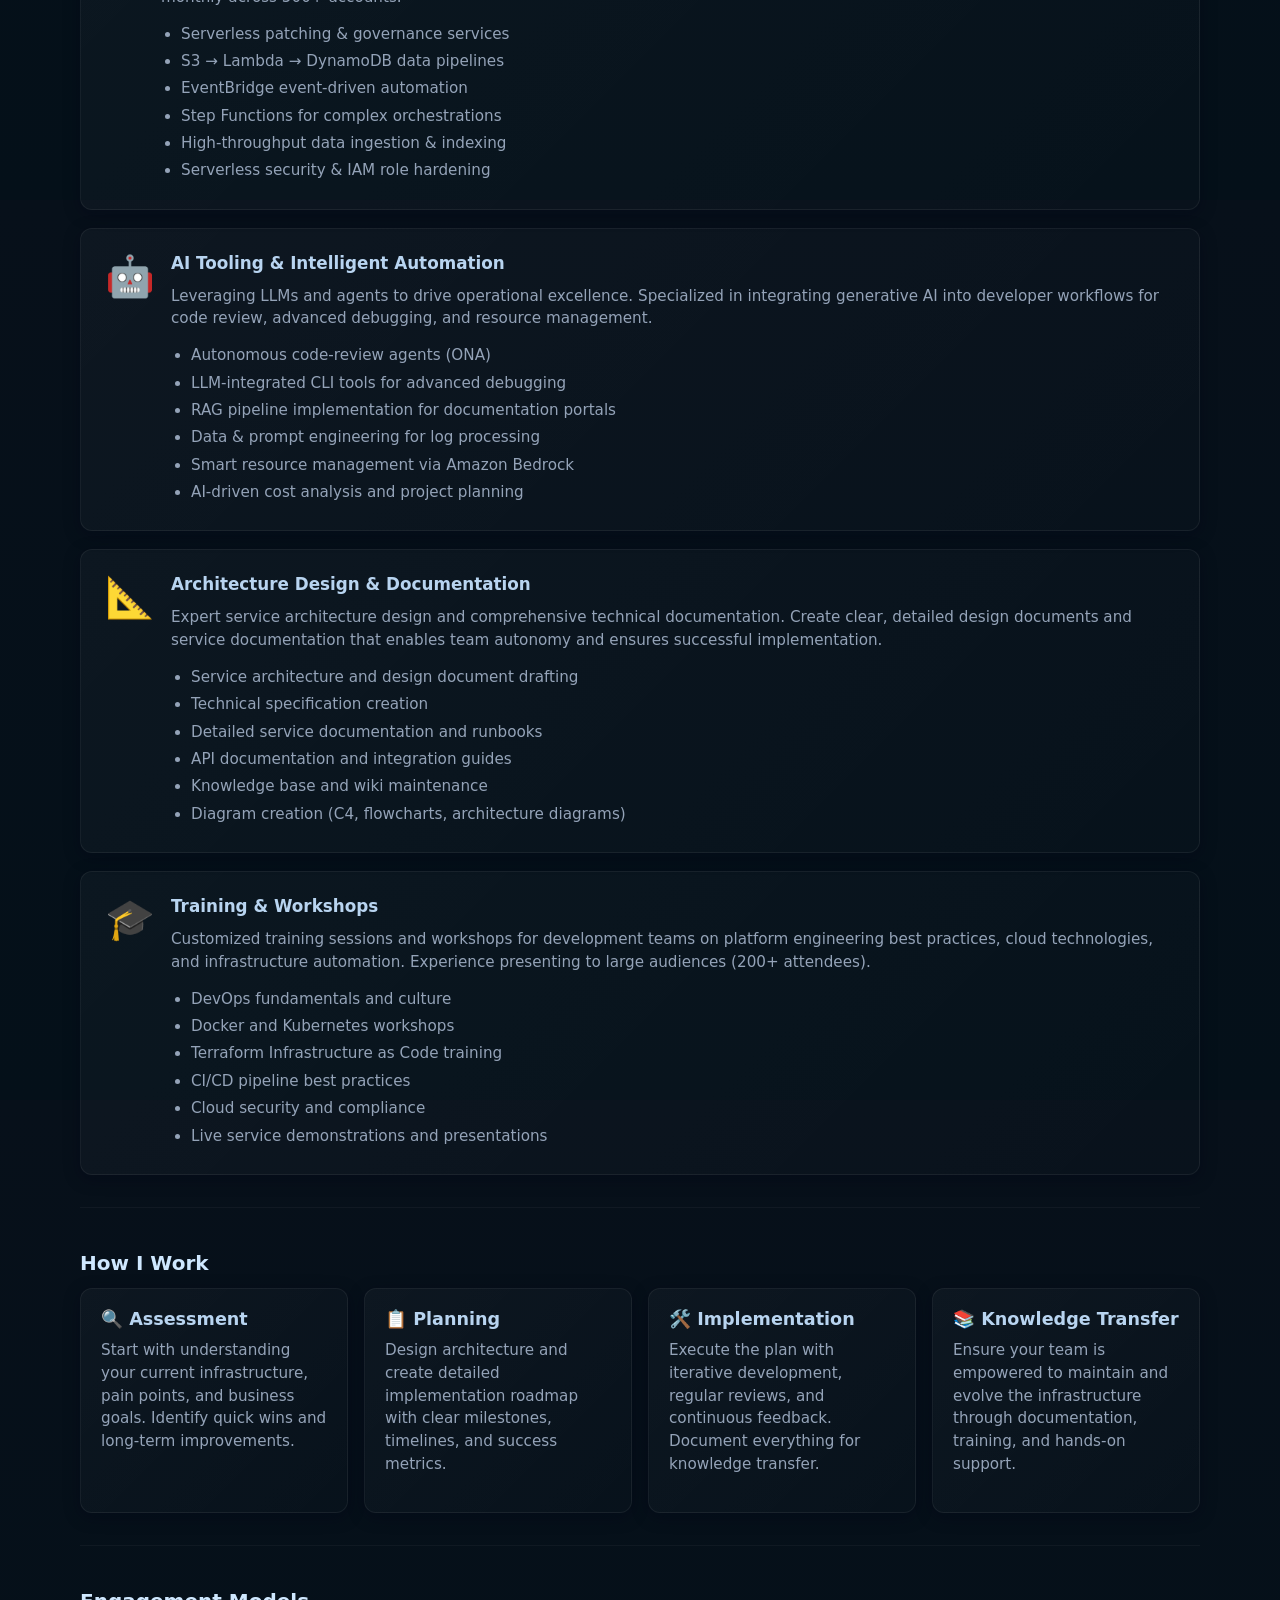
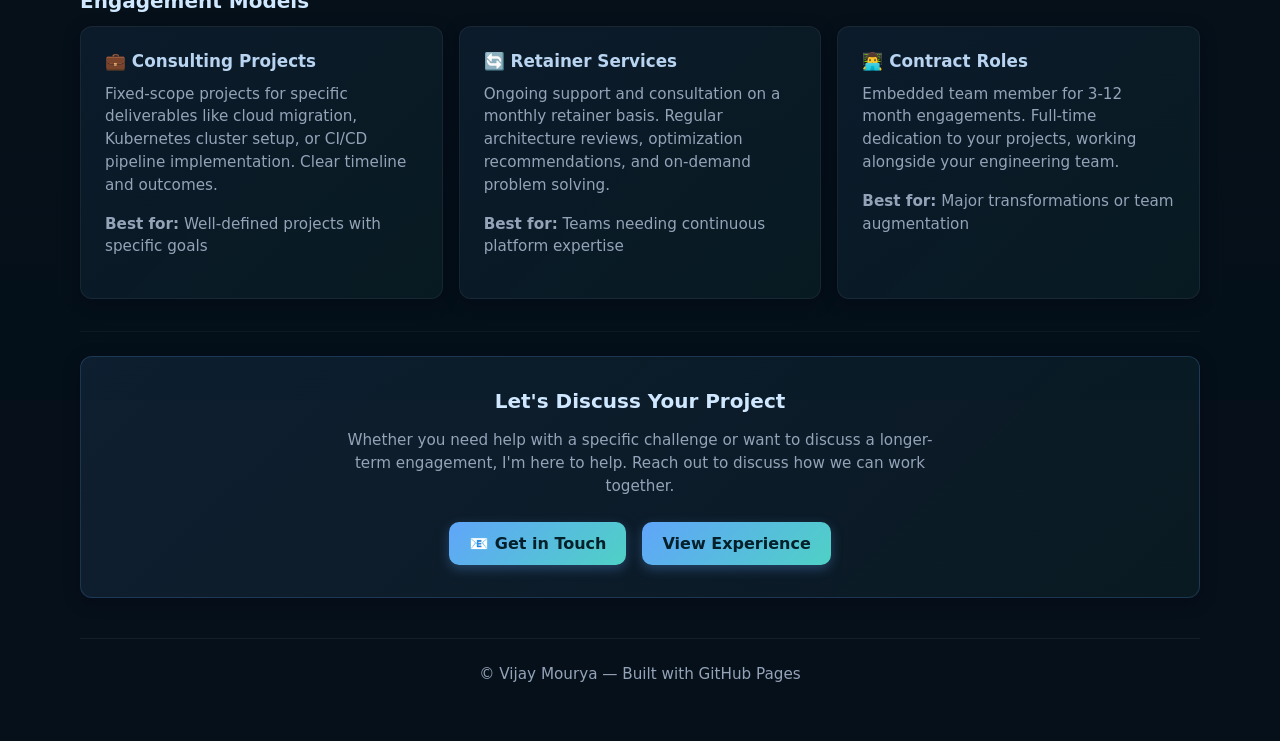
<file: services.html>
<!DOCTYPE html>
<html lang="en">
<head>
    <meta charset="utf-8">
    <meta name="viewport" content="width=device-width,initial-scale=1">
    <title>Services — Vijay Mourya</title>
    <meta name="description" content="Platform engineering, cloud architecture, and developer experience engagements offered by Vijay Mourya.">
    <meta name="keywords" content="Platform Engineering, Internal Developer Platform, Developer Experience, DevOps, AWS, Kubernetes, Terraform, GCP, CI/CD, AI Tooling, Amazon Bedrock">
    <meta name="author" content="Vijay Mourya">

    <link rel="canonical" href="https://vijayrmourya.github.io/services.html">
    <meta name="robots" content="index, follow">
    <meta name="googlebot" content="index, follow">

    <meta name="geo.region" content="IN-MH">
    <meta name="geo.placename" content="Pune">

    <meta property="og:type" content="website">
    <meta property="og:title" content="Services — Vijay Mourya">
    <meta property="og:description" content="Platform engineering, cloud architecture, and developer experience engagements offered by Vijay Mourya.">
    <meta property="og:url" content="https://vijayrmourya.github.io">
    <meta property="og:image" content="https://vijayrmourya.github.io/assets/social/vijay-mourya-og.png">
    <meta property="og:image:width" content="1730">
    <meta property="og:image:height" content="909">

    <meta name="twitter:card" content="summary_large_image">
    <meta name="twitter:title" content="Services — Vijay Mourya">
    <meta name="twitter:description" content="Platform engineering, cloud architecture, and developer experience engagements offered by Vijay Mourya.">

    <link rel="icon" type="image/svg+xml" href="assets/favicon.svg">

    <link rel="stylesheet" href="styles.css">
</head>
<body>
<div class="container">
    <header class="header">
        <div class="brand">
            <img src="assets/DP/ProfilePicture.png" alt="VM" class="logo"
                 style="width:56px;height:56px;border-radius:12px;">
            <div>
                <div class="title">Vijay Mourya</div>
                <div class="small">Platform Engineer — Developer Platforms &amp; AI Tooling</div>
            </div>
        </div>

        <nav class="nav" aria-label="Main navigation">
            <a href="index.html">Home</a>
            <a href="experience.html">Experience</a>
            <a href="certifications.html">Certifications</a>
            <a href="projects.html">Projects</a>
            <a href="study.html">Writing</a>
            <a href="services.html" class="active">Services</a>
            <a href="contact.html">Contact</a>
        </nav>

        <div class="mobile-menu">
            <select id="mobile-nav">
                <option value="index.html">Home</option>
                <option value="experience.html">Experience</option>
                <option value="certifications.html">Certifications</option>
                <option value="projects.html">Projects</option>
                <option value="study.html">Writing</option>
                <option selected value="services.html">Services</option>
                <option value="contact.html">Contact</option>
            </select>
        </div>
    </header>

    <main>

      <section class="card hero-card">
        <h1>Services &amp; Expertise</h1>
        <p class="subtitle">How I Can Help Your Team</p>
        <p class="small">
          Platform engineer with seven years of experience building high-scale cloud infrastructure, specializing in multi-cloud environments spanning 500+ accounts. Accomplished in co-architecting multi-cloud Golden OS Image pipelines, designing EKS/GKE solutions to handle thousands of weekly jobs, and engineering end-to-end serverless architectures across AWS and GCP. Leverages AI as a driver for operational excellence—implementing smart logic to reduce operational costs and streamline project execution.
        </p>
      </section>

      <section class="section">
        <h2>Core Services</h2>
        <div class="grid" style="grid-template-columns: 1fr;">
          <div class="card" style="padding:24px">
            <div style="display:flex; align-items:start; gap:16px;">
              <span style="font-size:2.5rem; flex-shrink:0;">🏗️</span>
              <div>
                <h3 style="margin:0 0 12px 0;">Cloud Platform Engineering</h3>
                <p class="small" style="margin-bottom:12px;">
                  Design and implementation of resilient, cost-optimized multi-cloud infrastructure on AWS and GCP. Specializing in hardened OS Image pipelines supporting 500+ AWS accounts and 100+ GCP accounts.
                </p>
                <ul class="small" style="margin:0; padding-left:20px; line-height:1.8;">
                  <li>Multi-cloud architecture (AWS, GCP)</li>
                  <li>Hardened OS Image pipelines (Packer, Ansible)</li>
                  <li>Enterprise-scale AWS Account management &amp; governance</li>
                  <li>Cost optimization and FinOps</li>
                  <li>Disaster recovery and high availability design</li>
                </ul>
              </div>
            </div>
          </div>
          <div class="card" style="padding:24px">
            <div style="display:flex; align-items:start; gap:16px;">
              <span style="font-size:2.5rem; flex-shrink:0;">🚢</span>
              <div>
                <h3 style="margin:0 0 12px 0;">Kubernetes &amp; Container Orchestration</h3>
                <p class="small" style="margin-bottom:12px;">
                  Production-grade Kubernetes cluster design (EKS, GKE, k3s) with strict tenant isolation. Expertise in supporting complex KEDA-driven workflows and large-scale runner pools for CI/CD.
                </p>
                <ul class="small" style="margin:0; padding-left:20px; line-height:1.8;">
                  <li>EKS/GKE cluster design and deployment</li>
                  <li>Tenant isolation and IAM hardening for K8s</li>
                  <li>KEDA-based autoscaling for complex workflows</li>
                  <li>Helm chart development and management</li>
                  <li>GitOps workflows with ArgoCD/GitLab</li>
                  <li>Observability and monitoring (CloudWatch, Grafana)</li>
                </ul>
              </div>
            </div>
          </div>
          <div class="card" style="padding:24px">
            <div style="display:flex; align-items:start; gap:16px;">
              <span style="font-size:2.5rem; flex-shrink:0;">⚡</span>
              <div>
                <h3 style="margin:0 0 12px 0;">CI/CD Platform Engineering</h3>
                <p class="small" style="margin-bottom:12px;">
                  End-to-end pipeline engineering supporting over 1,000 weekly CI jobs. Experienced in zero-downtime migrations from legacy systems (GitLab to GitHub).
                </p>
                <ul class="small" style="margin:0; padding-left:20px; line-height:1.8;">
                  <li>Scalable GitLab/GitHub CI/CD infrastructure</li>
                  <li>Automated release management &amp; reporting</li>
                  <li>Terraform-based self-service pipelines</li>
                  <li>Packer-based hardened image baking</li>
                  <li>Cross-platform codebase migrations</li>
                  <li>Security scanning integration (Trivy, SonarQube)</li>
                </ul>
              </div>
            </div>
          </div>
          <div class="card" style="padding:24px">
            <div style="display:flex; align-items:start; gap:16px;">
              <span style="font-size:2.5rem; flex-shrink:0;">☁️</span>
              <div>
                <h3 style="margin:0 0 12px 0;">Event-Driven Serverless Architecture</h3>
                <p class="small" style="margin-bottom:12px;">
                  High-scale serverless workflows using AWS Lambda, EventBridge, and SQS. Engineered automated patching for 1,000+ instances monthly across 500+ accounts.
                </p>
                <ul class="small" style="margin:0; padding-left:20px; line-height:1.8;">
                  <li>Serverless patching &amp; governance services</li>
                  <li>S3 → Lambda → DynamoDB data pipelines</li>
                  <li>EventBridge event-driven automation</li>
                  <li>Step Functions for complex orchestrations</li>
                  <li>High-throughput data ingestion &amp; indexing</li>
                  <li>Serverless security &amp; IAM role hardening</li>
                </ul>
              </div>
            </div>
          </div>
          <div class="card" style="padding:24px">
            <div style="display:flex; align-items:start; gap:16px;">
              <span style="font-size:2.5rem; flex-shrink:0;">🤖</span>
              <div>
                <h3 style="margin:0 0 12px 0;">AI Tooling &amp; Intelligent Automation</h3>
                <p class="small" style="margin-bottom:12px;">
                  Leveraging LLMs and agents to drive operational excellence. Specialized in integrating generative AI into developer workflows for code review, advanced debugging, and resource management.
                </p>
                <ul class="small" style="margin:0; padding-left:20px; line-height:1.8;">
                  <li>Autonomous code-review agents (ONA)</li>
                  <li>LLM-integrated CLI tools for advanced debugging</li>
                  <li>RAG pipeline implementation for documentation portals</li>
                  <li>Data &amp; prompt engineering for log processing</li>
                  <li>Smart resource management via Amazon Bedrock</li>
                  <li>AI-driven cost analysis and project planning</li>
                </ul>
              </div>
            </div>
          </div>
          <div class="card" style="padding:24px">
            <div style="display:flex; align-items:start; gap:16px;">
              <span style="font-size:2.5rem; flex-shrink:0;">📐</span>
              <div>
                <h3 style="margin:0 0 12px 0;">Architecture Design &amp; Documentation</h3>
                <p class="small" style="margin-bottom:12px;">
                  Expert service architecture design and comprehensive technical documentation. Create clear, detailed design documents and service documentation that enables team autonomy and ensures successful implementation.
                </p>
                <ul class="small" style="margin:0; padding-left:20px; line-height:1.8;">
                  <li>Service architecture and design document drafting</li>
                  <li>Technical specification creation</li>
                  <li>Detailed service documentation and runbooks</li>
                  <li>API documentation and integration guides</li>
                  <li>Knowledge base and wiki maintenance</li>
                  <li>Diagram creation (C4, flowcharts, architecture diagrams)</li>
                </ul>
              </div>
            </div>
          </div>
          <div class="card" style="padding:24px">
            <div style="display:flex; align-items:start; gap:16px;">
              <span style="font-size:2.5rem; flex-shrink:0;">🎓</span>
              <div>
                <h3 style="margin:0 0 12px 0;">Training &amp; Workshops</h3>
                <p class="small" style="margin-bottom:12px;">
                  Customized training sessions and workshops for development teams on platform engineering best practices, cloud technologies, and infrastructure automation. Experience presenting to large audiences (200+ attendees).
                </p>
                <ul class="small" style="margin:0; padding-left:20px; line-height:1.8;">
                  <li>DevOps fundamentals and culture</li>
                  <li>Docker and Kubernetes workshops</li>
                  <li>Terraform Infrastructure as Code training</li>
                  <li>CI/CD pipeline best practices</li>
                  <li>Cloud security and compliance</li>
                  <li>Live service demonstrations and presentations</li>
                </ul>
              </div>
            </div>
          </div>
        </div>
      </section>

      <section class="section" style="margin-top:32px;">
        <h2>How I Work</h2>
        <div class="grid" style="grid-template-columns: repeat(auto-fit, minmax(250px, 1fr)); gap:16px;">
          <div class="card" style="padding:20px;">
            <h3 style="margin:0 0 10px 0; font-size:1.1rem;">🔍 Assessment</h3>
            <p class="small">
              Start with understanding your current infrastructure, pain points, and business goals. Identify quick wins and long-term improvements.
            </p>
          </div>
          <div class="card" style="padding:20px;">
            <h3 style="margin:0 0 10px 0; font-size:1.1rem;">📋 Planning</h3>
            <p class="small">
              Design architecture and create detailed implementation roadmap with clear milestones, timelines, and success metrics.
            </p>
          </div>
          <div class="card" style="padding:20px;">
            <h3 style="margin:0 0 10px 0; font-size:1.1rem;">🛠️ Implementation</h3>
            <p class="small">
              Execute the plan with iterative development, regular reviews, and continuous feedback. Document everything for knowledge transfer.
            </p>
          </div>
          <div class="card" style="padding:20px;">
            <h3 style="margin:0 0 10px 0; font-size:1.1rem;">📚 Knowledge Transfer</h3>
            <p class="small">
              Ensure your team is empowered to maintain and evolve the infrastructure through documentation, training, and hands-on support.
            </p>
          </div>
        </div>
      </section>

      <section class="section" style="margin-top:32px;">
        <h2>Engagement Models</h2>
        <div class="grid" style="gap:16px;">
          <div class="card" style="padding:24px; background: linear-gradient(135deg, rgba(96,165,250,0.08), rgba(79,209,197,0.05));">
            <h3 style="margin:0 0 12px 0;">💼 Consulting Projects</h3>
            <p class="small">
              Fixed-scope projects for specific deliverables like cloud migration, Kubernetes cluster setup, or CI/CD pipeline implementation. Clear timeline and outcomes.
            </p>
            <p class="small" style="margin-top:12px;">
              <strong>Best for:</strong> Well-defined projects with specific goals
            </p>
          </div>
          <div class="card" style="padding:24px; background: linear-gradient(135deg, rgba(96,165,250,0.08), rgba(79,209,197,0.05));">
            <h3 style="margin:0 0 12px 0;">🔄 Retainer Services</h3>
            <p class="small">
              Ongoing support and consultation on a monthly retainer basis. Regular architecture reviews, optimization recommendations, and on-demand problem solving.
            </p>
            <p class="small" style="margin-top:12px;">
              <strong>Best for:</strong> Teams needing continuous platform expertise
            </p>
          </div>
          <div class="card" style="padding:24px; background: linear-gradient(135deg, rgba(96,165,250,0.08), rgba(79,209,197,0.05));">
            <h3 style="margin:0 0 12px 0;">👨‍💻 Contract Roles</h3>
            <p class="small">
              Embedded team member for 3-12 month engagements. Full-time dedication to your projects, working alongside your engineering team.
            </p>
            <p class="small" style="margin-top:12px;">
              <strong>Best for:</strong> Major transformations or team augmentation
            </p>
          </div>
        </div>
      </section>

      <section class="section" style="margin-top:32px;">
        <div class="card" style="padding:32px; text-align:center; background: linear-gradient(135deg, rgba(96,165,250,0.1), rgba(79,209,197,0.05)); border: 1px solid rgba(96,165,250,0.2);">
          <h2 style="margin:0 0 16px 0;">Let's Discuss Your Project</h2>
          <p class="small" style="margin-bottom:24px; max-width:600px; margin-left:auto; margin-right:auto;">
            Whether you need help with a specific challenge or want to discuss a longer-term engagement, I'm here to help. Reach out to discuss how we can work together.
          </p>
          <div style="display:flex; gap:16px; justify-content:center; flex-wrap:wrap;">
            <a href="contact.html" class="cta cta-primary">📧 Get in Touch</a>
            <a href="experience.html" class="cta cta-secondary">View Experience</a>
          </div>
        </div>
      </section>


        <footer class="footer">
            <div class="small">© Vijay Mourya — Built with GitHub Pages</div>
        </footer>
    </main>
</div>
<script src="scripts.js"></script>
</body>
</html>
</file>
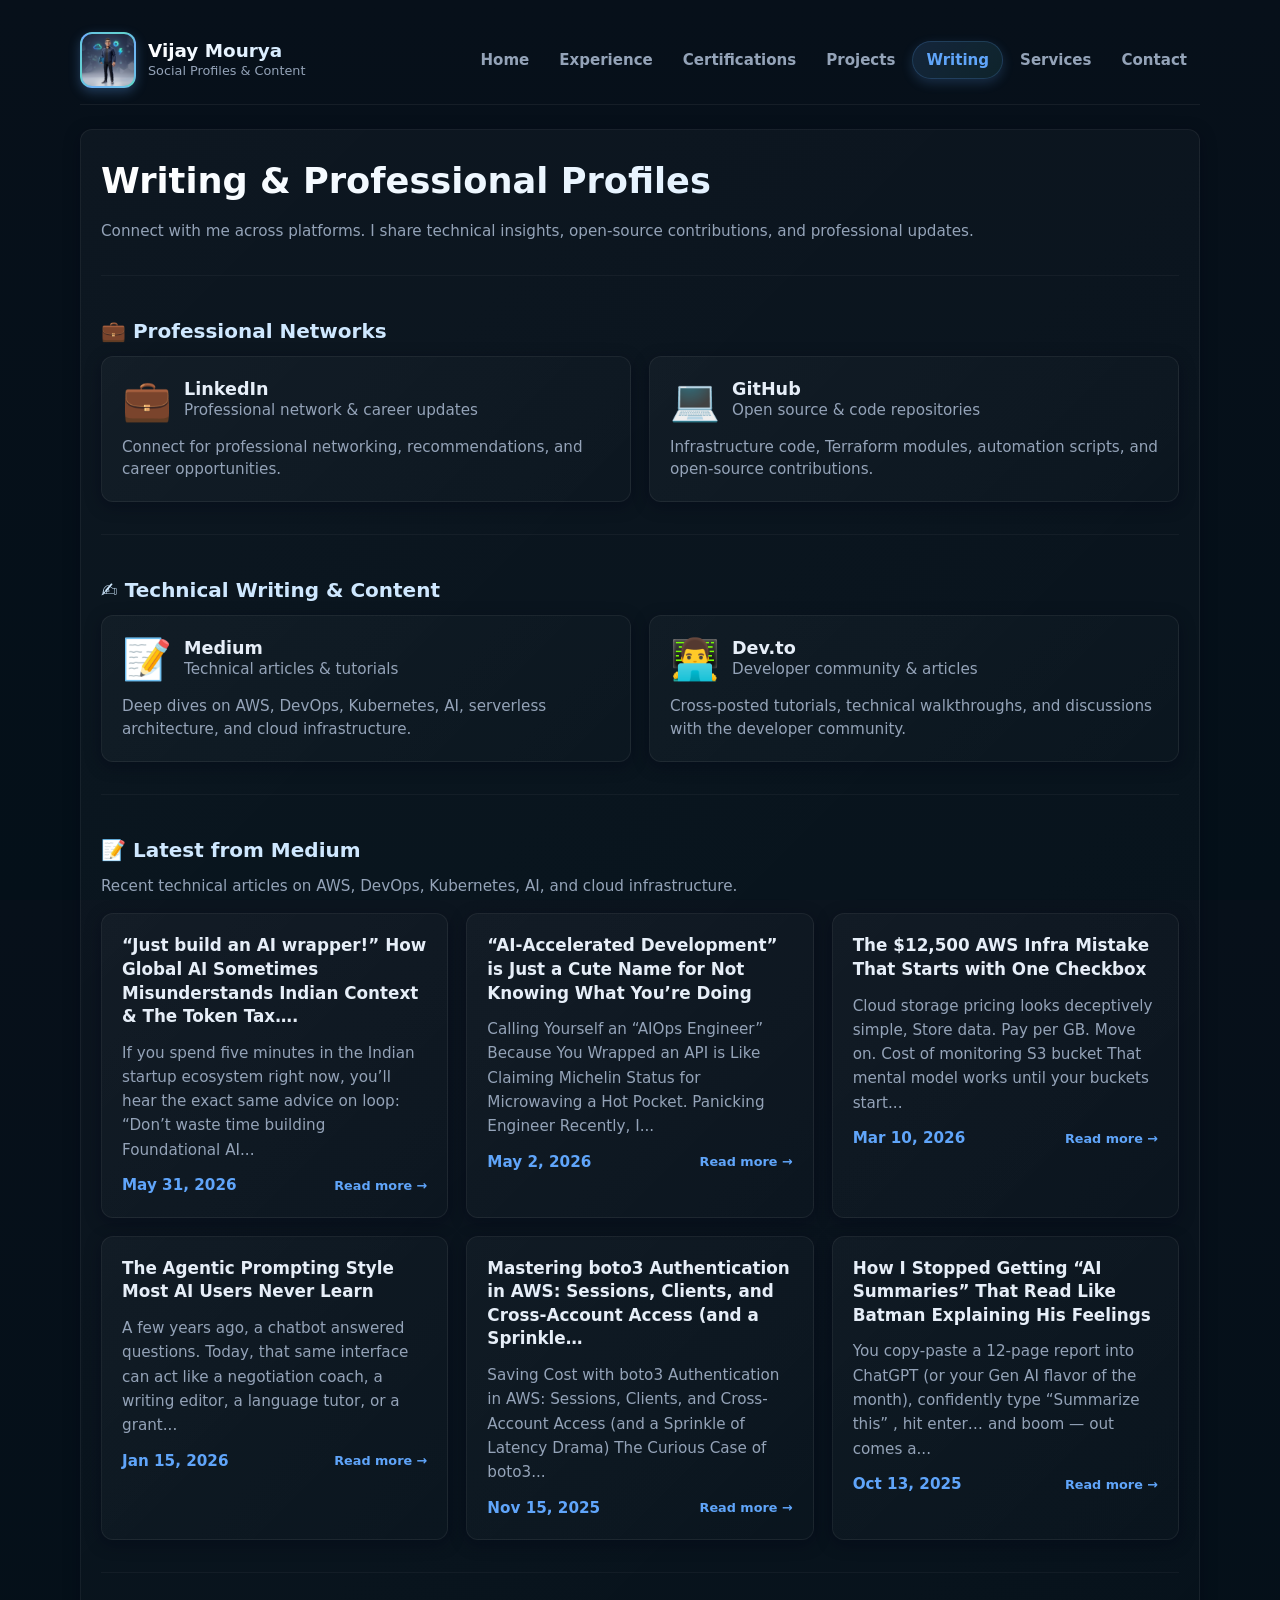
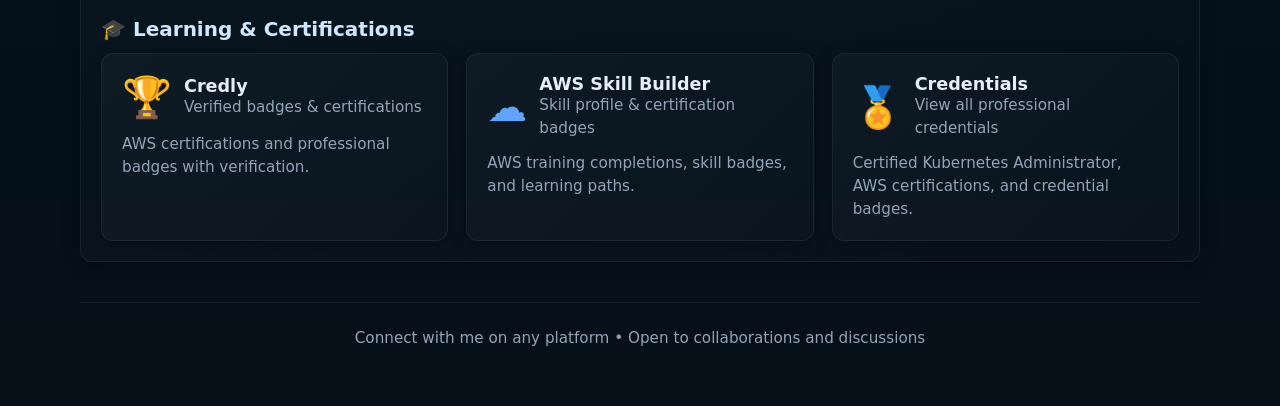
<file: study.html>
<!DOCTYPE html>
<html lang="en">
<head>
    <meta charset="utf-8">
    <meta name="viewport" content="width=device-width,initial-scale=1">
    <title>Writing &amp; Profiles — Vijay Mourya</title>
    <meta name="description" content="Technical writing on Medium plus social and professional profiles for Vijay Mourya.">
    <meta name="keywords" content="Platform Engineering, Internal Developer Platform, Developer Experience, DevOps, AWS, Kubernetes, Terraform, GCP, CI/CD, AI Tooling, Amazon Bedrock">
    <meta name="author" content="Vijay Mourya">

    <link rel="canonical" href="https://vijayrmourya.github.io/study.html">
    <meta name="robots" content="index, follow">
    <meta name="googlebot" content="index, follow">

    <meta name="geo.region" content="IN-MH">
    <meta name="geo.placename" content="Pune">

    <meta property="og:type" content="website">
    <meta property="og:title" content="Writing &amp; Profiles — Vijay Mourya">
    <meta property="og:description" content="Technical writing on Medium plus social and professional profiles for Vijay Mourya.">
    <meta property="og:url" content="https://vijayrmourya.github.io">
    <meta property="og:image" content="https://vijayrmourya.github.io/assets/social/vijay-mourya-og.png">
    <meta property="og:image:width" content="1730">
    <meta property="og:image:height" content="909">

    <meta name="twitter:card" content="summary_large_image">
    <meta name="twitter:title" content="Writing &amp; Profiles — Vijay Mourya">
    <meta name="twitter:description" content="Technical writing on Medium plus social and professional profiles for Vijay Mourya.">

    <link rel="icon" type="image/svg+xml" href="assets/favicon.svg">

    <link rel="stylesheet" href="styles.css">
</head>
<body>
<div class="container">
    <header class="header">
        <div class="brand">
            <img src="assets/DP/ProfilePicture.png" alt="VM" class="logo"
                 style="width:56px;height:56px;border-radius:12px;">
            <div>
                <div class="title">Vijay Mourya</div>
                <div class="small">Social Profiles &amp; Content</div>
            </div>
        </div>

        <nav class="nav" aria-label="Main navigation">
            <a href="index.html">Home</a>
            <a href="experience.html">Experience</a>
            <a href="certifications.html">Certifications</a>
            <a href="projects.html">Projects</a>
            <a href="study.html" class="active">Writing</a>
            <a href="services.html">Services</a>
            <a href="contact.html">Contact</a>
        </nav>

        <div class="mobile-menu">
            <select id="mobile-nav">
                <option value="index.html">Home</option>
                <option value="experience.html">Experience</option>
                <option value="certifications.html">Certifications</option>
                <option value="projects.html">Projects</option>
                <option selected value="study.html">Writing</option>
                <option value="services.html">Services</option>
                <option value="contact.html">Contact</option>
            </select>
        </div>
    </header>

    <main>

    <section class="card hero-card">
      <h1>Writing &amp; Professional Profiles</h1>
      <p class="small">Connect with me across platforms. I share technical insights, open-source contributions, and professional updates.</p>
      <div class="section">
        <h2>💼 Professional Networks</h2>
        <div class="grid">

          <a href="https://www.linkedin.com/in/vijay-mourya/" target="_blank" rel="noopener" class="card" style="display:block;text-decoration:none">
            <div style="display:flex;align-items:center;gap:12px;margin-bottom:12px">
              <span style="font-size:2.5rem">💼</span>
              <div>
                <strong style="font-size:1.1rem;color:#e6eef8">LinkedIn</strong>
                <div class="small" style="color:var(--muted)">Professional network &amp; career updates</div>
              </div>
            </div>
            <div class="small">
              Connect for professional networking, recommendations, and career opportunities.
            </div>
          </a>

          <a href="https://github.com/vijayrmourya" target="_blank" rel="noopener" class="card" style="display:block;text-decoration:none">
            <div style="display:flex;align-items:center;gap:12px;margin-bottom:12px">
              <span style="font-size:2.5rem">💻</span>
              <div>
                <strong style="font-size:1.1rem;color:#e6eef8">GitHub</strong>
                <div class="small" style="color:var(--muted)">Open source &amp; code repositories</div>
              </div>
            </div>
            <div class="small">
              Infrastructure code, Terraform modules, automation scripts, and open-source contributions.
            </div>
          </a>
        </div>
      </div>
      <div class="section">
        <h2>✍️ Technical Writing &amp; Content</h2>
        <div class="grid">

          <a href="https://medium.com/@vjmourya" target="_blank" rel="noopener" class="card" style="display:block;text-decoration:none">
            <div style="display:flex;align-items:center;gap:12px;margin-bottom:12px">
              <span style="font-size:2.5rem">📝</span>
              <div>
                <strong style="font-size:1.1rem;color:#e6eef8">Medium</strong>
                <div class="small" style="color:var(--muted)">Technical articles &amp; tutorials</div>
              </div>
            </div>
            <div class="small">
              Deep dives on AWS, DevOps, Kubernetes, AI, serverless architecture, and cloud infrastructure.
            </div>
          </a>

          <a href="https://dev.to/vjmourya" target="_blank" rel="noopener" class="card" style="display:block;text-decoration:none">
            <div style="display:flex;align-items:center;gap:12px;margin-bottom:12px">
              <span style="font-size:2.5rem">👨‍💻</span>
              <div>
                <strong style="font-size:1.1rem;color:#e6eef8">Dev.to</strong>
                <div class="small" style="color:var(--muted)">Developer community &amp; articles</div>
              </div>
            </div>
            <div class="small">
              Cross-posted tutorials, technical walkthroughs, and discussions with the developer community.
            </div>
          </a>
        </div>
      </div>

      <div class="section">
        <h2>📝 Latest from Medium</h2>
        <p class="small" style="margin-bottom:16px">
          Recent technical articles on AWS, DevOps, Kubernetes, AI, and cloud infrastructure.
        </p>
        <div id="medium-posts" class="grid">
          <div class="card" style="text-align:center;padding:40px">
            <div class="small" style="color:var(--muted)">Loading posts…</div>
          </div>
        </div>
      </div>

      <div class="section">
        <h2>🎓 Learning &amp; Certifications</h2>
        <div class="grid">

          <a href="https://www.credly.com/users/vijay-mourya/badges#credly" target="_blank" rel="noopener" class="card" style="display:block;text-decoration:none">
            <div style="display:flex;align-items:center;gap:12px;margin-bottom:12px">
              <span style="font-size:2.5rem">🏆</span>
              <div>
                <strong style="font-size:1.1rem;color:#e6eef8">Credly</strong>
                <div class="small" style="color:var(--muted)">Verified badges &amp; certifications</div>
              </div>
            </div>
            <div class="small">
              AWS certifications and professional badges with verification.
            </div>
          </a>

          <a href="https://skillsprofile.skillbuilder.aws/user/vjmourya/certification-badges" target="_blank" rel="noopener" class="card" style="display:block;text-decoration:none">
            <div style="display:flex;align-items:center;gap:12px;margin-bottom:12px">
              <span style="font-size:2.5rem">☁️</span>
              <div>
                <strong style="font-size:1.1rem;color:#e6eef8">AWS Skill Builder</strong>
                <div class="small" style="color:var(--muted)">Skill profile &amp; certification badges</div>
              </div>
            </div>
            <div class="small">
              AWS training completions, skill badges, and learning paths.
            </div>
          </a>

          <a href="certifications.html" class="card" style="display:block;text-decoration:none">
            <div style="display:flex;align-items:center;gap:12px;margin-bottom:12px">
              <span style="font-size:2.5rem">🏅</span>
              <div>
                <strong style="font-size:1.1rem;color:#e6eef8">Credentials</strong>
                <div class="small" style="color:var(--muted)">View all professional credentials</div>
              </div>
            </div>
            <div class="small">
              Certified Kubernetes Administrator, AWS certifications, and credential badges.
            </div>
          </a>
        </div>
      </div>
    </section>


        <footer class="footer">
            <div class="small">
        Connect with me on any platform • Open to collaborations and discussions</div>
        </footer>
    </main>
</div>
<script src="scripts.js"></script>
</body>
</html>
</file>
<file: styles.css>
:root{
  --bg:#07101a; --panel:#0f1726; --muted:#94a3b8; --accent:#60a5fa; --accent-light:#7bb5fc; --glass: rgba(255,255,255,0.03);
  --maxw:1100px; --radius:12px; --border-subtle: rgba(255,255,255,0.06);
  font-family: Inter,ui-sans-serif,system-ui,-apple-system,"Segoe UI",Roboto,Helvetica,Arial;
}
*{box-sizing:border-box}
html{scroll-behavior:smooth}
html,body{height:100%;margin:0;background:linear-gradient(180deg,var(--bg),#041019);color:#e6eef8}
a{color:var(--accent);text-decoration:none;transition:color 0.2s ease}
a:hover{color:var(--accent-light)}
.container{max-width:1200px;width:100%;margin:0 auto;padding:28px}
.header{display:flex;align-items:center;justify-content:space-between;gap:16px;flex-wrap:wrap;margin-bottom:24px;padding-bottom:16px;border-bottom:1px solid var(--border-subtle)}
.brand{display:flex;align-items:center;gap:12px;flex:0 0 auto;transition:transform 0.2s ease}
.brand:hover{transform:translateY(-2px)}
.logo{width:56px;height:56px;border-radius:12px;background:linear-gradient(135deg,var(--accent),#4fd1c5);object-fit:cover;border:2px solid rgba(255,255,255,0.1);box-shadow:0 4px 12px rgba(96,165,250,0.3);transition:all 0.3s ease;cursor:pointer}
.logo:hover{box-shadow:0 6px 20px rgba(96,165,250,0.5);transform:scale(1.05);border-color:var(--accent)}
.title{font-size:1.15rem;font-weight:700;white-space:nowrap;background:linear-gradient(90deg,#fff,#cfe8ff);-webkit-background-clip:text;-webkit-text-fill-color:transparent;background-clip:text}
.brand .small{white-space:nowrap;font-size:.8rem}
.nav{display:flex;gap:4px;align-items:center;flex-wrap:wrap;justify-content:flex-end}
.nav a{padding:9px 13px;border-radius:999px;text-decoration:none;color:var(--muted);font-weight:600;font-size:.94rem;white-space:nowrap;transition:all 0.2s ease;position:relative}
.nav a:hover{background:rgba(255,255,255,0.05);color:var(--accent-light);transform:translateY(-1px)}
.nav a.active{background:linear-gradient(135deg, rgba(96,165,250,0.15), rgba(79,209,197,0.1));color:var(--accent);box-shadow:0 4px 12px rgba(96,165,250,0.2);border:1px solid rgba(96,165,250,0.2)}
.hero{display:grid;grid-template-columns:1fr;gap:24px;align-items:start;margin-bottom:32px}
.hero-card{background:linear-gradient(135deg, rgba(255,255,255,0.03) 0%, rgba(255,255,255,0.01) 100%);border:1px solid var(--border-subtle);border-radius:var(--radius);padding:32px;box-shadow:0 12px 40px rgba(2,6,23,.6);transition:all 0.3s ease}
.hero-card:hover{box-shadow:0 16px 50px rgba(2,6,23,.8);border-color:rgba(96,165,250,0.2)}
h1{margin:.5rem 0 1rem;font-size:2.2rem;line-height:1.3;background:linear-gradient(135deg,#fff 0%,#cfe8ff 100%);-webkit-background-clip:text;-webkit-text-fill-color:transparent;background-clip:text}
h2{margin:1.2rem 0 .8rem;font-size:1.25rem;color:#cfe8ff;font-weight:600}
h3{margin:1rem 0 .5rem;font-size:1.05rem;color:#b8d4f0;font-weight:600}
p{margin:0 0 16px;color:var(--muted);line-height:1.6}

/* New styles for improved components */
.subtitle {
    font-size: 1.3rem;
    color: #94a3b8;
    margin-bottom: 1.5rem;
    line-height: 1.4;
}
.hero-proof{margin:0 0 22px;padding-left:20px;display:grid;gap:8px}
.hero-proof li{padding-left:4px}

.metric-value {
    font-size: 2rem;
    font-weight: 700;
    background: linear-gradient(135deg, #60a5fa, #4fd1c5);
    -webkit-background-clip: text;
    -webkit-text-fill-color: transparent;
    background-clip: text;
    margin-bottom: 8px;
}

.metric-card {
    text-align: center;
    padding: 24px 16px !important;
}

.cta-secondary {
    background: transparent;
    border: 2px solid var(--accent);
    color: var(--accent);
    box-shadow: none;
}

.cta-secondary:hover {
    background: rgba(96,165,250,0.1);
    border-color: var(--accent-light);
    box-shadow: 0 4px 12px rgba(96,165,250,0.2);
}

.cta-link {
    display: inline-block;
    color: var(--accent);
    padding: 12px 20px;
    font-weight: 600;
    transition: all 0.3s ease;
}

.cta-link:hover {
    color: var(--accent-light);
    transform: translateX(4px);
}

.scroll-indicator {
    animation: bounce 2s infinite;
}

@keyframes bounce {
    0%, 20%, 50%, 80%, 100% { transform: translateY(0); }
    40% { transform: translateY(-10px); }
    60% { transform: translateY(-5px); }
}

/* Loading animation for smooth page load */
.loading {
    opacity: 0;
    animation: fadeIn 0.6s ease-in forwards;
}

@keyframes fadeIn {
    to { opacity: 1; }
}

.row{display:flex;gap:12px;flex-wrap:wrap}
.card{background:linear-gradient(135deg, rgba(255,255,255,0.03) 0%, rgba(255,255,255,0.01) 100%);border:1px solid var(--border-subtle);border-radius:12px;padding:20px;box-shadow:0 4px 16px rgba(2,6,23,.4);transition:all 0.3s ease}
.card:hover{transform:translateY(-3px);box-shadow:0 8px 28px rgba(2,6,23,.6);border-color:rgba(96,165,250,0.3)}
.cta{display:inline-block;padding:12px 20px;border-radius:10px;background:linear-gradient(135deg,var(--accent),#4fd1c5);color:#04202b;font-weight:700;box-shadow:0 4px 12px rgba(96,165,250,0.3);transition:all 0.3s ease;border:none;cursor:pointer}
.cta:hover{box-shadow:0 6px 20px rgba(96,165,250,0.5);transform:translateY(-2px);background:linear-gradient(135deg,var(--accent-light),#5fdccf)}
.grid{display:grid;grid-template-columns:repeat(auto-fit,minmax(280px,1fr));gap:18px}
.footer{margin-top:40px;color:var(--muted);font-size:.9rem;text-align:center;padding:24px 0;border-top:1px solid var(--border-subtle)}

/* Section styling */
.section{margin-top:32px;padding-top:24px;border-top:1px solid rgba(255,255,255,0.04)}
.section:first-child{border-top:none;margin-top:0;padding-top:0}
.section-title{display:flex;justify-content:space-between;align-items:center;margin-bottom:20px}
.kv{font-weight:700;color:#cfe8ff;font-size:1.05rem}
.label{font-size:.9rem;color:var(--muted);transition:color 0.2s ease}
.label:hover{color:var(--accent)}
.small{font-size:.95rem;color:var(--muted);line-height:1.5}

/* Company cards */
.companies-grid{gap:16px}
.company-card{position:relative;overflow:hidden}
.company-card::before{content:'';position:absolute;top:0;left:0;width:4px;height:100%;background:linear-gradient(180deg,var(--accent),#4fd1c5);opacity:0;transition:opacity 0.3s ease}
.company-card:hover::before{opacity:1}
.company-card:hover{border-left-color:var(--accent)}

/* Experience timeline - horizontal layout */
.experience-timeline{display:grid;grid-template-columns:repeat(3,1fr);gap:20px}
@media (max-width:1024px){.experience-timeline{grid-template-columns:1fr}}

/* Skill logos */
.skill-logos{margin-top:12px}
.skill-logo{transition:all 0.3s ease}
.skill-logo:hover{transform:translateY(-4px)}
.skill-logo img{transition:all 0.3s ease;filter:grayscale(0.3) brightness(0.9)}
.skill-logo:hover img{filter:grayscale(0) brightness(1.1);transform:scale(1.1)}

/* Projects list */
.projects-list a{display:block;padding:16px;border-radius:10px;background:linear-gradient(135deg, rgba(255,255,255,0.03), rgba(255,255,255,0.01));border:1px solid var(--border-subtle);margin-bottom:12px;transition:all 0.3s ease}
.projects-list a:hover{background:linear-gradient(135deg, rgba(96,165,250,0.08), rgba(79,209,197,0.05));border-color:rgba(96,165,250,0.3);transform:translateX(4px)}
.projects-list strong{color:#e6eef8;font-size:1.05rem}

/* Badges */
.badges-grid{margin-top:20px}
.badge{transition:all 0.3s ease}
.badge:hover{transform:translateY(-6px) scale(1.02)}
.badge img{transition:all 0.3s ease;filter:drop-shadow(0 4px 8px rgba(0,0,0,0.3))}
.badge:hover img{filter:drop-shadow(0 6px 16px rgba(96,165,250,0.4))}

/* Responsive */
@media(min-width:880px){
  .hero{grid-template-columns:1fr 360px}
  .container{padding:32px 40px}
}
.mobile-menu{display:none}
.mobile-menu select{width:100%;padding:10px 14px;border-radius:8px;background:rgba(255,255,255,0.05);border:1px solid var(--border-subtle);color:#e6eef8;font-size:0.95rem;cursor:pointer}
@media(max-width:879px){
  .nav{display:none}
  .mobile-menu{display:block}
  .container{padding:16px}
  h1{font-size:1.5rem;line-height:1.25}
  h2{font-size:1.15rem}
  .subtitle{font-size:1.1rem}
  .grid{grid-template-columns:1fr;gap:14px}
  .skill-logo{width:70px !important}
  .hero-card{padding:20px}
  .cta{width:100%;text-align:center}
  .row{flex-direction:column}
  .metric-value{font-size:1.75rem}
  .scroll-indicator{margin-top:20px !important}
}

/* Certificate styles */
#certificates-summary .card {
  transition: all 0.3s ease;
  min-height: 120px;
  display: flex;
  flex-direction: column;
  justify-content: center;
  align-items: center;
}

#certificates-summary .card:hover {
  background: linear-gradient(135deg, rgba(96,165,250,0.1), rgba(79,209,197,0.05));
  border-color: rgba(96,165,250,0.4);
  transform: translateY(-6px) scale(1.03);
}

#certificates-list .card {
  transition: all 0.2s ease;
  text-decoration: none;
}

#certificates-list .card:hover {
  background: linear-gradient(135deg, rgba(96,165,250,0.08), rgba(79,209,197,0.04));
  border-color: rgba(96,165,250,0.3);
  transform: translateX(6px);
}

#certificates-list .card:hover .small {
  color: var(--accent);
}

.cert-category-title {
  scroll-margin-top: 100px;
}

/* Certificate download indicator */
#certificates-list a::after {
  content: '';
  display: inline-block;
  width: 12px;
  height: 12px;
  margin-left: 8px;
  opacity: 0;
  transition: opacity 0.2s ease;
}

#certificates-list a:hover::after {
  opacity: 0.6;
}

/* Core tech stack — full-colour logos on light tiles.
   Tiles keep dark brand marks legible against the dark page background, and
   normalise the mixed aspect ratios (square icons vs wide wordmarks). */
.logo-wall {
  display: flex;
  flex-wrap: wrap;
  gap: 18px 16px;
  align-items: flex-start;
  justify-content: center;
  padding: 24px 20px 20px;
}
.logo-item {
  display: flex;
  flex-direction: column;
  align-items: center;
  gap: 9px;
  width: 88px;
}
.logo-item img {
  width: 84px;
  height: 62px;
  padding: 11px 12px;
  box-sizing: border-box;
  object-fit: contain;
  background: #fff;
  border: 1px solid rgba(255, 255, 255, 0.12);
  border-radius: 10px;
  transition: transform 0.2s ease, border-color 0.2s ease, box-shadow 0.2s ease;
}
.logo-item span {
  font-size: 0.7rem;
  letter-spacing: 0.2px;
  color: var(--muted);
  text-align: center;
  transition: color 0.2s ease;
}
.logo-item:hover img {
  transform: translateY(-3px);
  border-color: var(--accent);
  box-shadow: 0 6px 16px rgba(96, 165, 250, 0.25);
}
.logo-item:hover span {
  color: #e6eef8;
}

@media (max-width: 640px) {
  .logo-wall {
    gap: 14px 10px;
    padding: 20px 12px 16px;
  }
  .logo-item {
    width: 72px;
  }
  .logo-item img {
    width: 68px;
    height: 52px;
    padding: 9px;
  }
}
</file>
